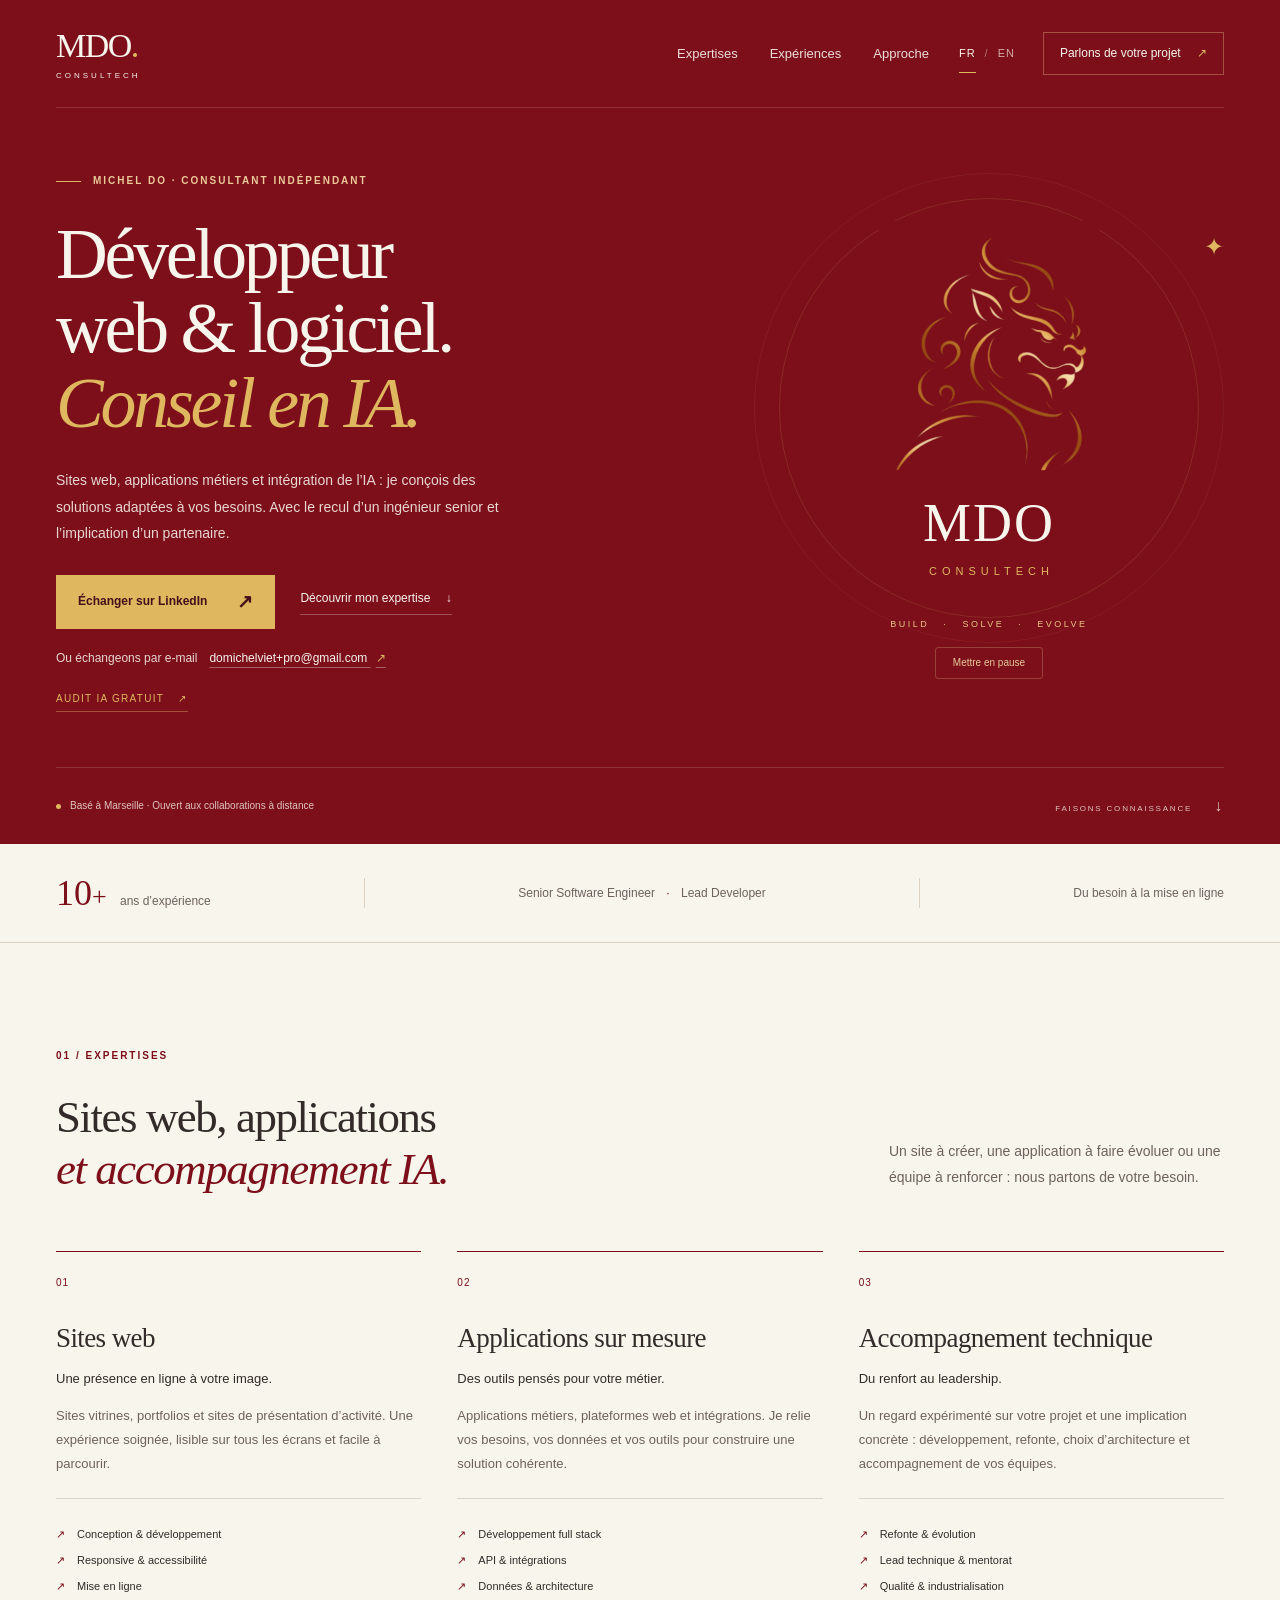
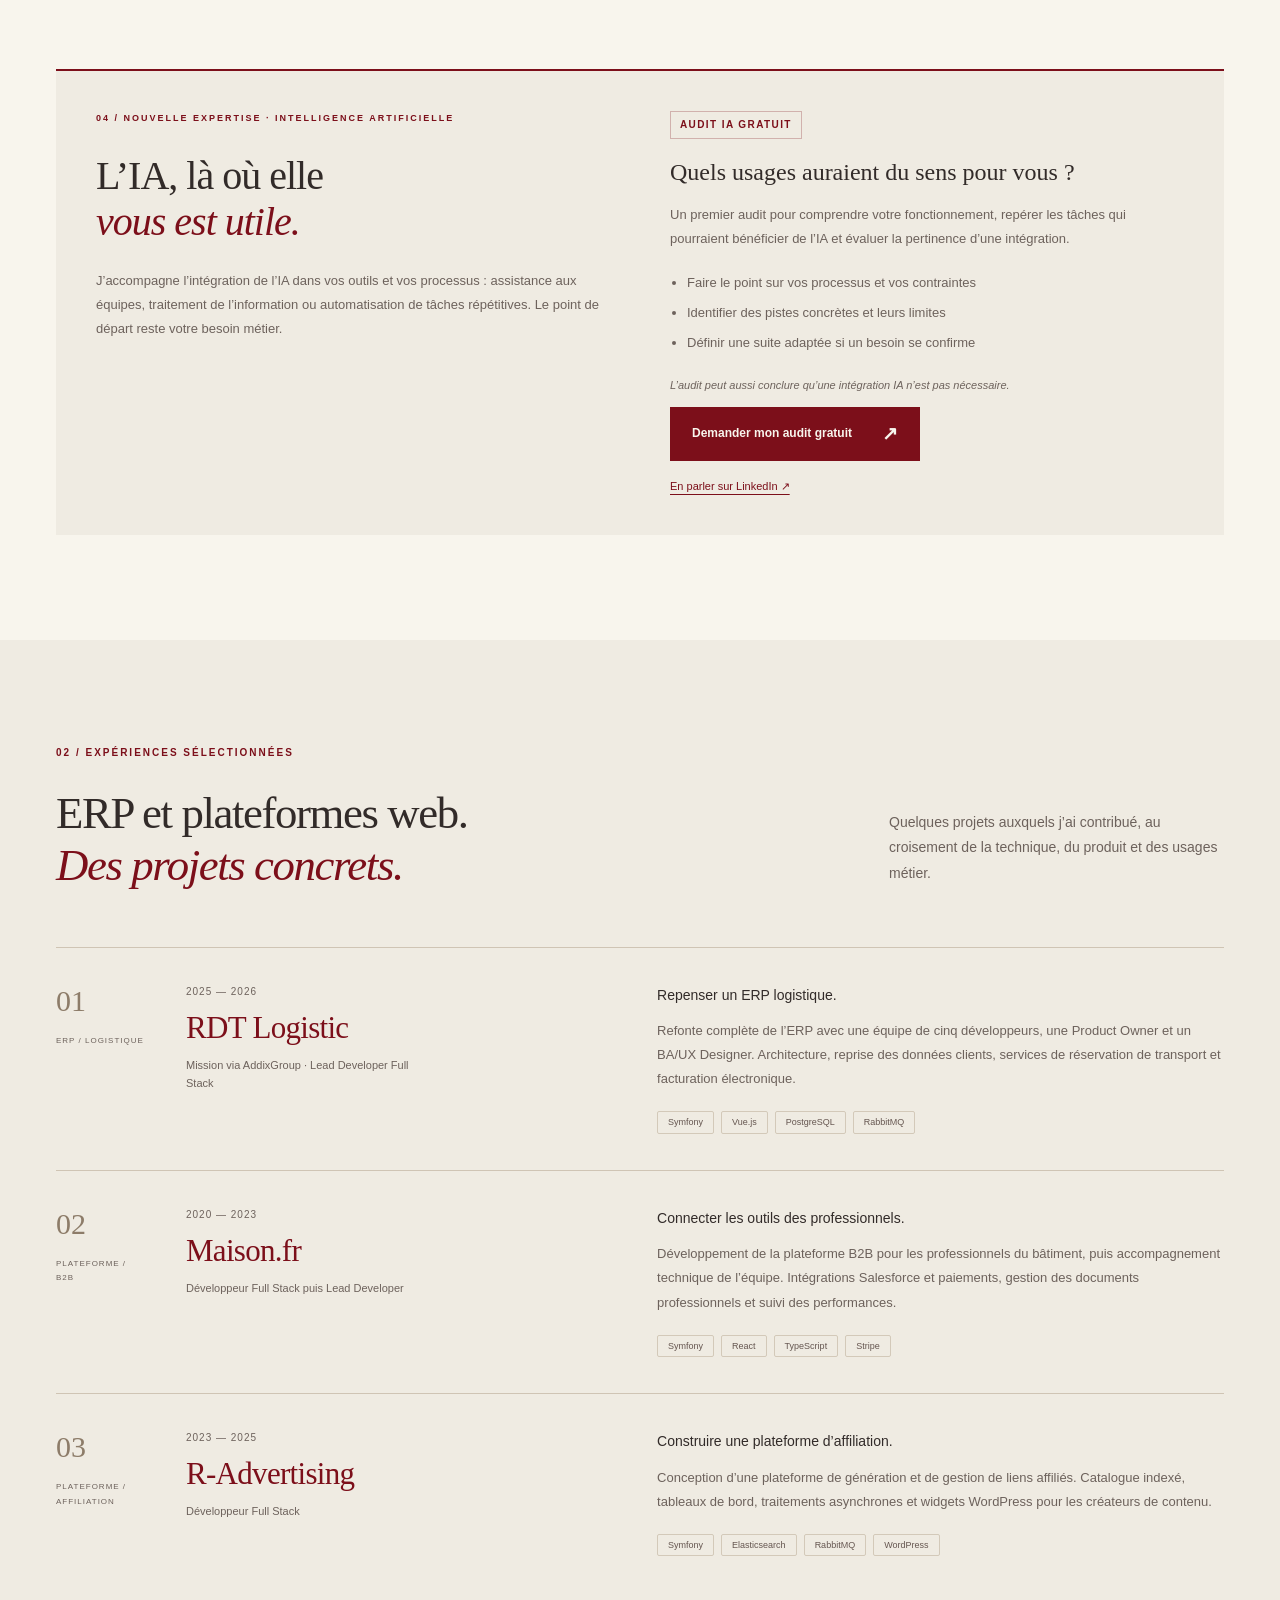
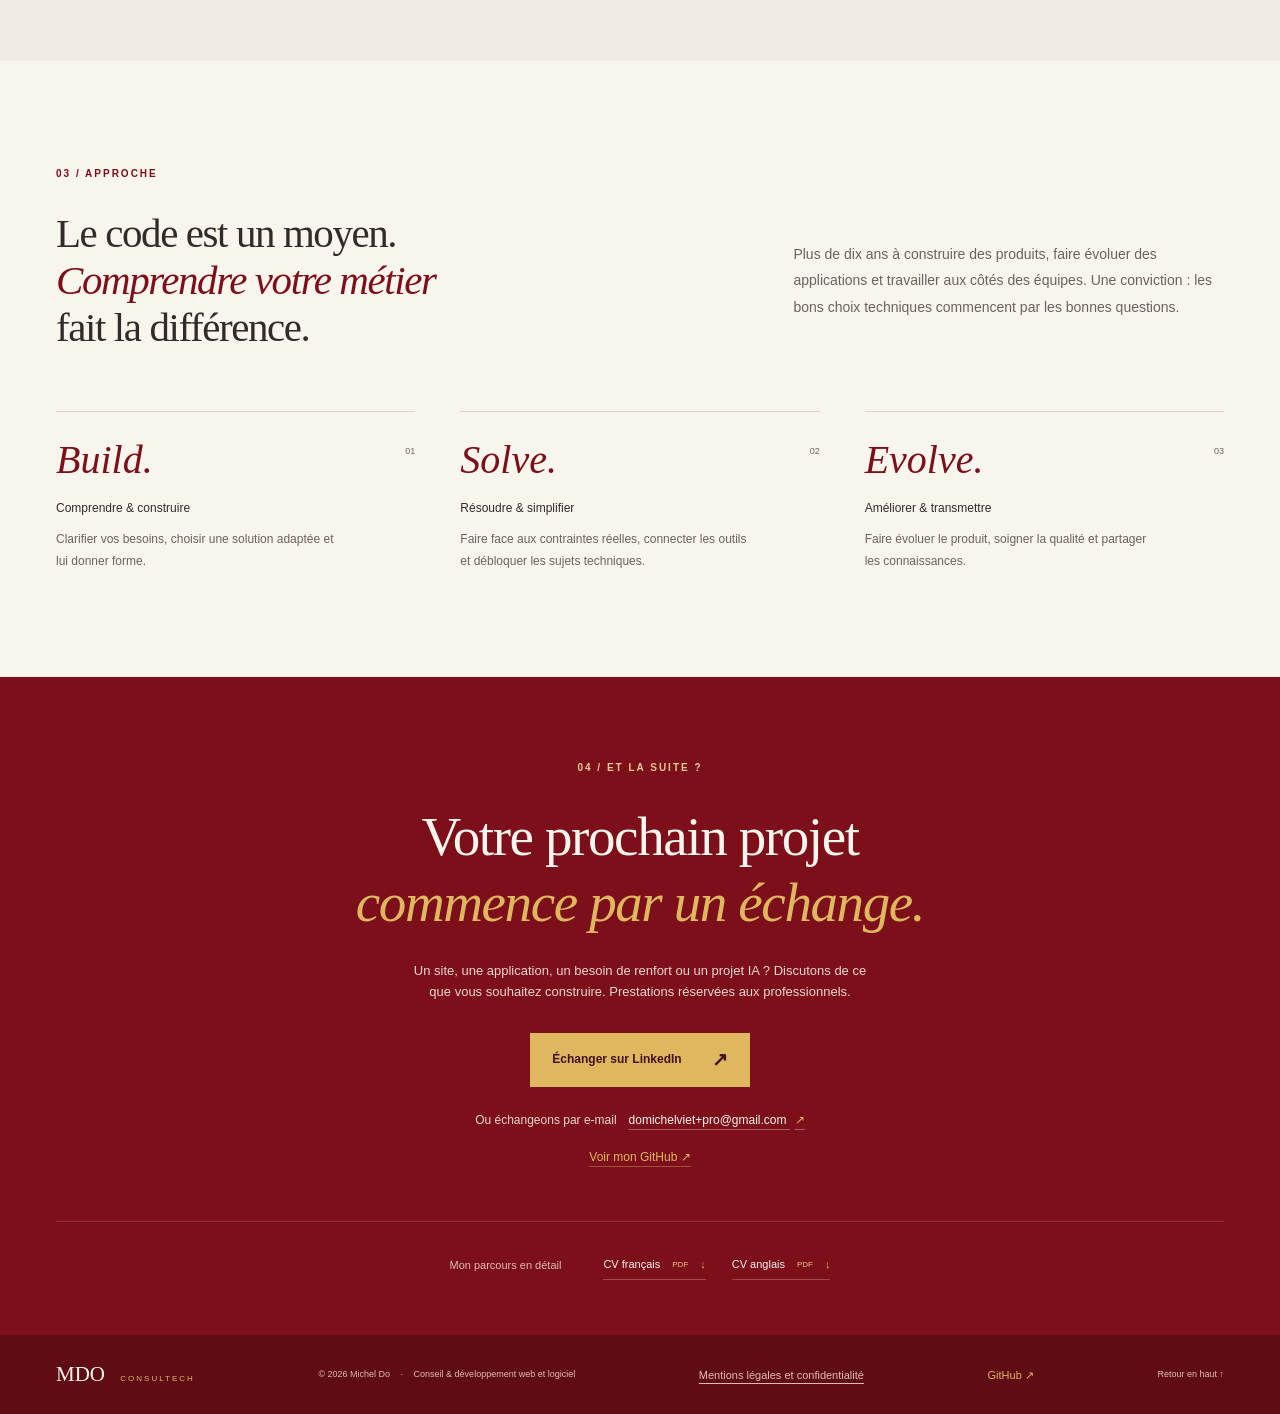
<file: index.html>
<!doctype html>
<html lang="fr">
<head>
  <meta charset="utf-8"><meta name="viewport" content="width=device-width, initial-scale=1">
  <title>Michel Do | Développeur freelance &amp; conseil IA à Marseille</title><meta name="description" content="Consultant indépendant à Marseille. Sites web, applications sur mesure et intégration IA. Audit IA gratuit pour identifier les usages adaptés à vos processus.">
  <meta name="theme-color" content="#7c0f1a">
  <link rel="canonical" href="https://milkshek.github.io/mdo-consultech/">
  <link rel="alternate" hreflang="fr" href="https://milkshek.github.io/mdo-consultech/">
  <link rel="alternate" hreflang="en" href="https://milkshek.github.io/mdo-consultech/en/">
  <link rel="alternate" hreflang="x-default" href="https://milkshek.github.io/mdo-consultech/">
  <meta property="og:type" content="website">
  <meta property="og:site_name" content="MDO Consultech">
  <meta property="og:title" content="Michel Do | Développeur freelance &amp; conseil IA à Marseille">
  <meta property="og:description" content="Consultant indépendant à Marseille. Sites web, applications sur mesure et intégration IA. Audit IA gratuit pour identifier les usages adaptés à vos processus.">
  <meta property="og:url" content="https://milkshek.github.io/mdo-consultech/">
  <meta property="og:locale" content="fr_FR">
  <meta property="og:locale:alternate" content="en_GB">
  <script type="application/ld+json">{"@context": "https://schema.org", "@graph": [{"@type": "WebSite", "@id": "https://milkshek.github.io/mdo-consultech/#website", "url": "https://milkshek.github.io/mdo-consultech/", "name": "MDO Consultech", "inLanguage": ["fr", "en"], "publisher": {"@id": "https://milkshek.github.io/mdo-consultech/#michel-do"}}, {"@type": "Person", "@id": "https://milkshek.github.io/mdo-consultech/#michel-do", "name": "Michel Do", "url": "https://milkshek.github.io/mdo-consultech/", "jobTitle": "Senior Software Engineer · Lead Developer", "description": "Sites web, applications métiers et intégration de l’IA : je conçois des solutions adaptées à vos besoins. Avec le recul d’un ingénieur senior et l’implication d’un partenaire.", "workLocation": {"@type": "Place", "name": "Marseille, France"}, "sameAs": ["https://www.linkedin.com/in/domichel/", "https://github.com/Milkshek"]}, {"@type": "WebPage", "@id": "https://milkshek.github.io/mdo-consultech/#webpage", "url": "https://milkshek.github.io/mdo-consultech/", "name": "Michel Do | Développeur freelance & conseil IA à Marseille", "description": "Consultant indépendant à Marseille. Sites web, applications sur mesure et intégration IA. Audit IA gratuit pour identifier les usages adaptés à vos processus.", "inLanguage": "fr", "isPartOf": {"@id": "https://milkshek.github.io/mdo-consultech/#website"}, "mainEntity": {"@id": "https://milkshek.github.io/mdo-consultech/#michel-do"}}]}</script>
  <link rel="icon" href="./assets/favicon.svg" type="image/svg+xml">
  <link rel="stylesheet" href="./assets/site.css?v=b5fc7f9809a7">
  <script src="./assets/logo.js?v=9108ab4f9dc3" defer></script>
</head>
<body>
<a class="skip" href="#main">Aller au contenu</a>
<div class="hero-shell" id="top">
  <header class="header wrap">
    <a href="#top" class="wordmark" aria-label="MDO Consultech"><span>MDO<span class="brand-dot">.</span></span><small>CONSULTECH</small></a>
    <nav class="main-nav" aria-label="Navigation principale"><a href="#services">Expertises</a><a href="#experience">Expériences</a><a href="#approach">Approche</a></nav>
    <div class="header-end"><nav class="languages" aria-label="Langue"><a href="./" lang="fr" hreflang="fr" aria-current="page">FR</a><span>/</span><a href="./en/" lang="en" hreflang="en" >EN</a></nav><a href="#contact" class="header-contact">Parlons de votre projet <span aria-hidden="true">↗</span></a></div>
  </header>
</div>
<main id="main">
<div class="hero-shell">
  <section class="hero wrap" aria-labelledby="hero-title">
    <div class="hero-copy"><p class="eyebrow"><span class="gold-dash"></span>MICHEL DO · CONSULTANT INDÉPENDANT</p><h1 id="hero-title">Développeur<br>web & logiciel.<br><em>Conseil en IA.</em></h1><p class="intro">Sites web, applications métiers et intégration de l’IA : je conçois des solutions adaptées à vos besoins. Avec le recul d’un ingénieur senior et l’implication d’un partenaire.</p><div class="hero-actions"><a class="button button-gold" href="https://www.linkedin.com/in/domichel/">Échanger sur LinkedIn <span aria-hidden="true">↗</span></a><a class="text-link" href="#services">Découvrir mon expertise <span aria-hidden="true">↓</span></a></div><p class="email-contact"><span>Ou échangeons par e-mail</span><a href="mailto:domichelviet+pro@gmail.com">domichelviet+pro@gmail.com <span aria-hidden="true">↗</span></a></p><a class="hero-audit" href="#ai">AUDIT IA GRATUIT <span aria-hidden="true">↗</span></a></div>
    <div class="hero-art"><div class="orbit orbit-one"></div><div class="orbit orbit-two"></div><span class="orbit-star" aria-hidden="true">✦</span><div class="logo-stage"><svg class="static-logo" viewBox="140 120 220 265" role="img" aria-label="Emblème MDO Consultech"><image href="./assets/logo.png" width="510" height="540"/></svg><canvas class="liquid-logo" width="440" height="530" aria-hidden="true" data-image="./assets/logo.png"></canvas></div><p class="art-name">MDO</p><p class="art-subtitle">CONSULTECH</p><p class="art-motto">BUILD <span>·</span> SOLVE <span>·</span> EVOLVE</p><button class="animation-toggle" type="button" hidden data-pause="Mettre en pause" data-play="Animer le logo" aria-label="Mettre en pause"><span aria-hidden="true">Mettre en pause</span></button></div>
    <div class="hero-bottom"><p><span class="location-dot"></span>Basé à Marseille · Ouvert aux collaborations à distance</p><a href="#services">FAISONS CONNAISSANCE <span aria-hidden="true">↓</span></a></div>
  </section>
</div>
<div class="proof-strip"><div class="wrap proof-content"><p><strong>10<span>+</span></strong> ans d’expérience</p><span class="proof-divider"></span><p>Senior Software Engineer <span class="proof-dot">·</span> Lead Developer</p><span class="proof-divider"></span><p>Du besoin à la mise en ligne</p></div></div>
<section class="section wrap" id="services" aria-labelledby="service-title"><div class="section-heading"><div><p class="eyebrow">01 / EXPERTISES</p><h2 id="service-title">Sites web, applications<br><em>et accompagnement IA.</em></h2></div><p class="section-intro">Un site à créer, une application à faire évoluer ou une équipe à renforcer : nous partons de votre besoin.</p></div><div class="services-grid"><article class="service"><span class="service-number">01</span><h3>Sites web</h3><p class="service-lead">Une présence en ligne à votre image.</p><p>Sites vitrines, portfolios et sites de présentation d’activité. Une expérience soignée, lisible sur tous les écrans et facile à parcourir.</p><ul><li>Conception & développement</li><li>Responsive & accessibilité</li><li>Mise en ligne</li></ul></article><article class="service"><span class="service-number">02</span><h3>Applications sur mesure</h3><p class="service-lead">Des outils pensés pour votre métier.</p><p>Applications métiers, plateformes web et intégrations. Je relie vos besoins, vos données et vos outils pour construire une solution cohérente.</p><ul><li>Développement full stack</li><li>API & intégrations</li><li>Données & architecture</li></ul></article><article class="service"><span class="service-number">03</span><h3>Accompagnement technique</h3><p class="service-lead">Du renfort au leadership.</p><p>Un regard expérimenté sur votre projet et une implication concrète : développement, refonte, choix d’architecture et accompagnement de vos équipes.</p><ul><li>Refonte & évolution</li><li>Lead technique & mentorat</li><li>Qualité & industrialisation</li></ul></article></div><section class="ai-offer" id="ai" aria-labelledby="ai-title"><div class="ai-intro"><p class="eyebrow">04 / NOUVELLE EXPERTISE · INTELLIGENCE ARTIFICIELLE</p><h3 id="ai-title">L’IA, là où elle<br><em>vous est utile.</em></h3><p>J’accompagne l’intégration de l’IA dans vos outils et vos processus : assistance aux équipes, traitement de l’information ou automatisation de tâches répétitives. Le point de départ reste votre besoin métier.</p></div><div class="audit"><p class="audit-badge">AUDIT IA GRATUIT</p><h4>Quels usages auraient du sens pour vous ?</h4><p>Un premier audit pour comprendre votre fonctionnement, repérer les tâches qui pourraient bénéficier de l’IA et évaluer la pertinence d’une intégration.</p><ul><li>Faire le point sur vos processus et vos contraintes</li><li>Identifier des pistes concrètes et leurs limites</li><li>Définir une suite adaptée si un besoin se confirme</li></ul><p class="audit-note">L’audit peut aussi conclure qu’une intégration IA n’est pas nécessaire.</p><a class="button button-wine" href="mailto:domichelviet+pro@gmail.com?subject=Demande%20d%E2%80%99audit%20IA%20gratuit">Demander mon audit gratuit <span aria-hidden="true">↗</span></a><a class="audit-linkedin" href="https://www.linkedin.com/in/domichel/">En parler sur LinkedIn ↗</a></div></section></section>
<section class="experience-section" id="experience" aria-labelledby="experience-title"><div class="wrap section"><div class="section-heading"><div><p class="eyebrow">02 / EXPÉRIENCES SÉLECTIONNÉES</p><h2 id="experience-title">ERP et plateformes web.<br><em>Des projets concrets.</em></h2></div><p class="section-intro">Quelques projets auxquels j’ai contribué, au croisement de la technique, du produit et des usages métier.</p></div><div class="projects"><article class="project"><div class="project-index"><span>01</span><p>ERP / LOGISTIQUE</p></div><div class="project-client"><p class="dates">2025 — 2026</p><h3>RDT Logistic</h3><p class="role">Mission via AddixGroup · Lead Developer Full Stack</p></div><div class="project-story"><h4>Repenser un ERP logistique.</h4><p>Refonte complète de l’ERP avec une équipe de cinq développeurs, une Product Owner et un BA/UX Designer. Architecture, reprise des données clients, services de réservation de transport et facturation électronique.</p><ul class="tags"><li>Symfony</li><li>Vue.js</li><li>PostgreSQL</li><li>RabbitMQ</li></ul></div></article><article class="project"><div class="project-index"><span>02</span><p>PLATEFORME / B2B</p></div><div class="project-client"><p class="dates">2020 — 2023</p><h3>Maison.fr</h3><p class="role">Développeur Full Stack puis Lead Developer</p></div><div class="project-story"><h4>Connecter les outils des professionnels.</h4><p>Développement de la plateforme B2B pour les professionnels du bâtiment, puis accompagnement technique de l’équipe. Intégrations Salesforce et paiements, gestion des documents professionnels et suivi des performances.</p><ul class="tags"><li>Symfony</li><li>React</li><li>TypeScript</li><li>Stripe</li></ul></div></article><article class="project"><div class="project-index"><span>03</span><p>PLATEFORME / AFFILIATION</p></div><div class="project-client"><p class="dates">2023 — 2025</p><h3>R-Advertising</h3><p class="role">Développeur Full Stack</p></div><div class="project-story"><h4>Construire une plateforme d’affiliation.</h4><p>Conception d’une plateforme de génération et de gestion de liens affiliés. Catalogue indexé, tableaux de bord, traitements asynchrones et widgets WordPress pour les créateurs de contenu.</p><ul class="tags"><li>Symfony</li><li>Elasticsearch</li><li>RabbitMQ</li><li>WordPress</li></ul></div></article></div></div></section>
<section class="section wrap approach" id="approach" aria-labelledby="approach-title"><p class="eyebrow">03 / APPROCHE</p><div class="approach-heading"><h2 id="approach-title">Le code est un moyen.<br><em>Comprendre votre métier</em><br>fait la différence.</h2><p>Plus de dix ans à construire des produits, faire évoluer des applications et travailler aux côtés des équipes. Une conviction : les bons choix techniques commencent par les bonnes questions.</p></div><div class="steps"><article><span class="step-index">01</span><h3>Build.</h3><h4>Comprendre & construire</h4><p>Clarifier vos besoins, choisir une solution adaptée et lui donner forme.</p></article><article><span class="step-index">02</span><h3>Solve.</h3><h4>Résoudre & simplifier</h4><p>Faire face aux contraintes réelles, connecter les outils et débloquer les sujets techniques.</p></article><article><span class="step-index">03</span><h3>Evolve.</h3><h4>Améliorer & transmettre</h4><p>Faire évoluer le produit, soigner la qualité et partager les connaissances.</p></article></div></section>
<section class="contact-section" id="contact" aria-labelledby="contact-title"><div class="wrap contact-inner"><p class="eyebrow">04 / ET LA SUITE ?</p><h2 id="contact-title">Votre prochain projet<br><em>commence par un échange.</em></h2><p class="contact-description">Un site, une application, un besoin de renfort ou un projet IA ? Discutons de ce que vous souhaitez construire. Prestations réservées aux professionnels.</p><a class="button button-gold" href="https://www.linkedin.com/in/domichel/">Échanger sur LinkedIn <span aria-hidden="true">↗</span></a><p class="email-contact"><span>Ou échangeons par e-mail</span><a href="mailto:domichelviet+pro@gmail.com">domichelviet+pro@gmail.com <span aria-hidden="true">↗</span></a></p><a class="github-contact" href="https://github.com/Milkshek">Voir mon GitHub <span aria-hidden="true">↗</span></a><div class="cv-row"><span>Mon parcours en détail</span><a href="./assets/cv/Michel-Do-CV-FR.pdf" download hreflang="fr">CV français <small>PDF</small><span aria-hidden="true">↓</span></a><a href="./assets/cv/Michel-Do-CV-EN.pdf" download hreflang="en">CV anglais <small>PDF</small><span aria-hidden="true">↓</span></a></div></div></section>
</main>
<footer class="footer"><div class="wrap footer-inner"><a href="#top" class="footer-brand">MDO <span>CONSULTECH</span></a><p>© 2026 Michel Do <span>·</span> Conseil & développement web et logiciel</p><a class="footer-legal" href="./mentions-legales.html">Mentions légales et confidentialité</a><a class="footer-github" href="https://github.com/Milkshek">GitHub <span aria-hidden="true">↗</span></a><a href="#top">Retour en haut ↑</a></div></footer>
</body></html>
</file>
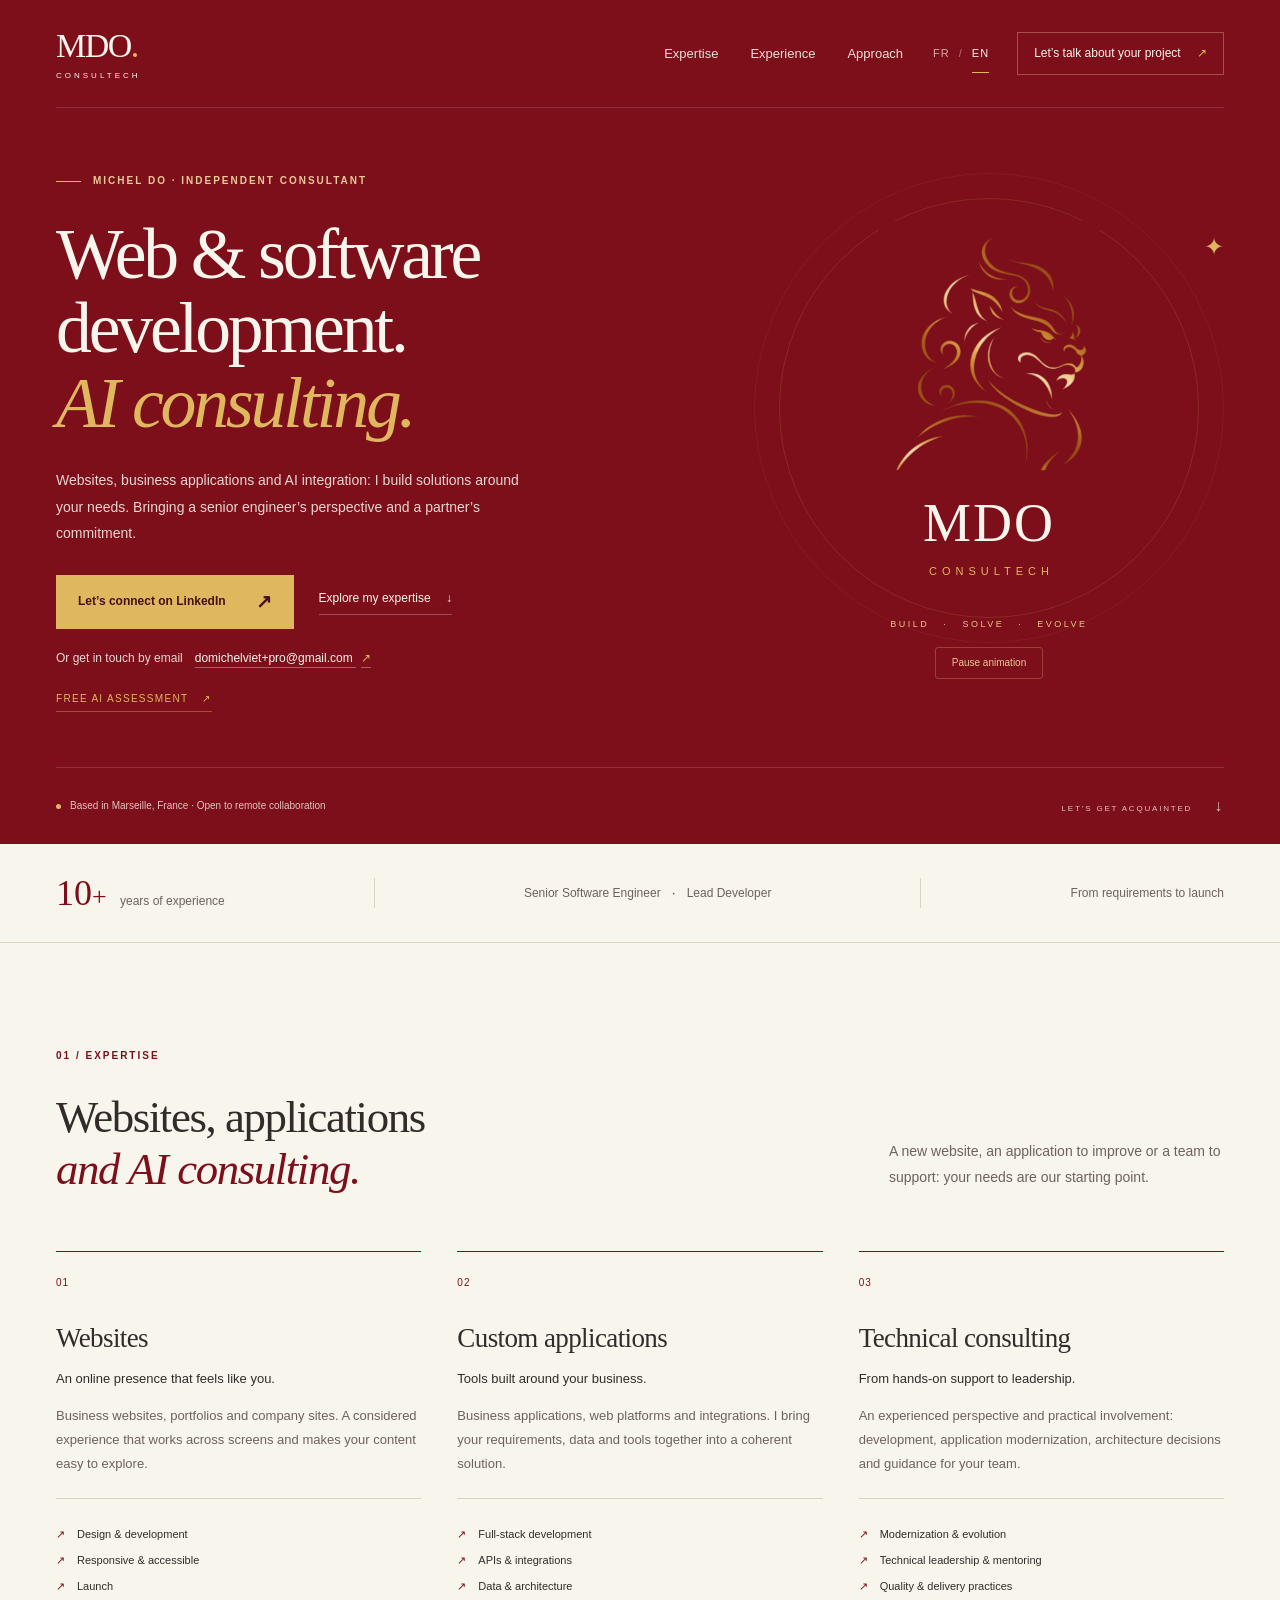
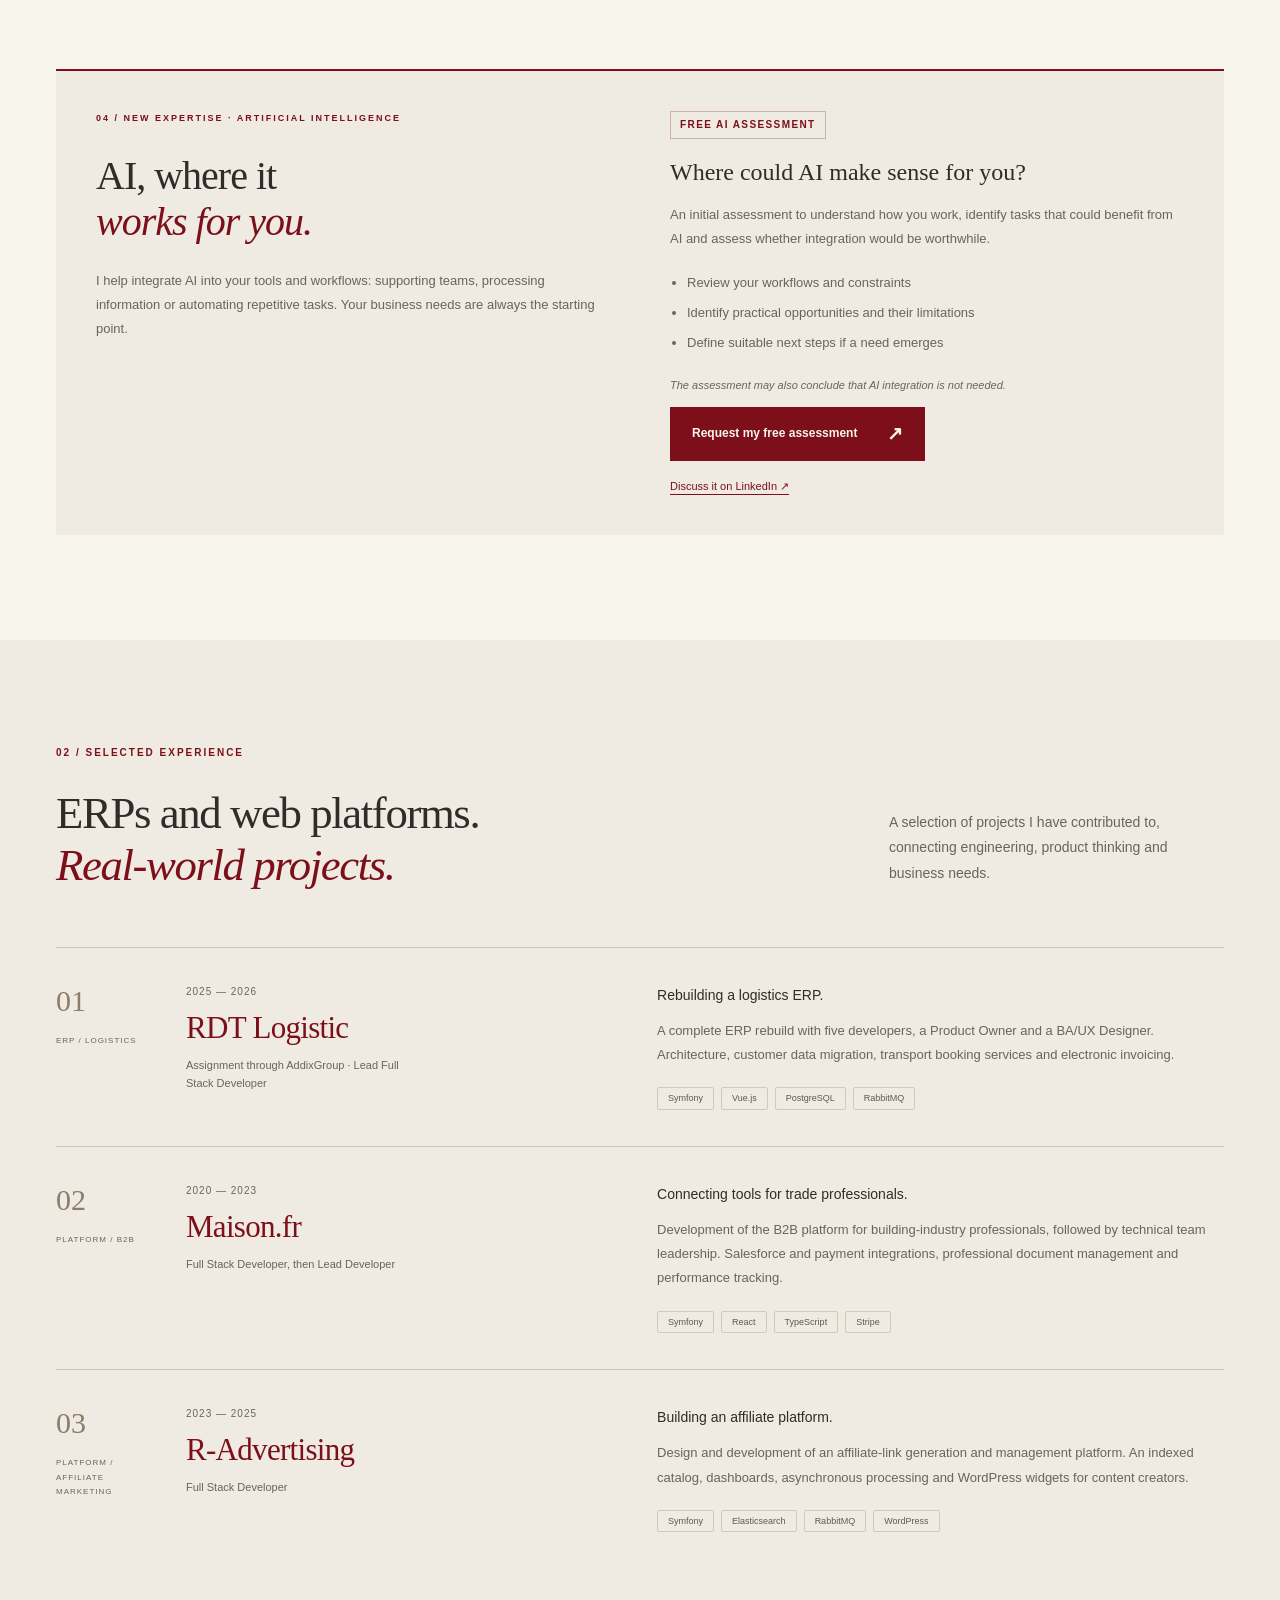
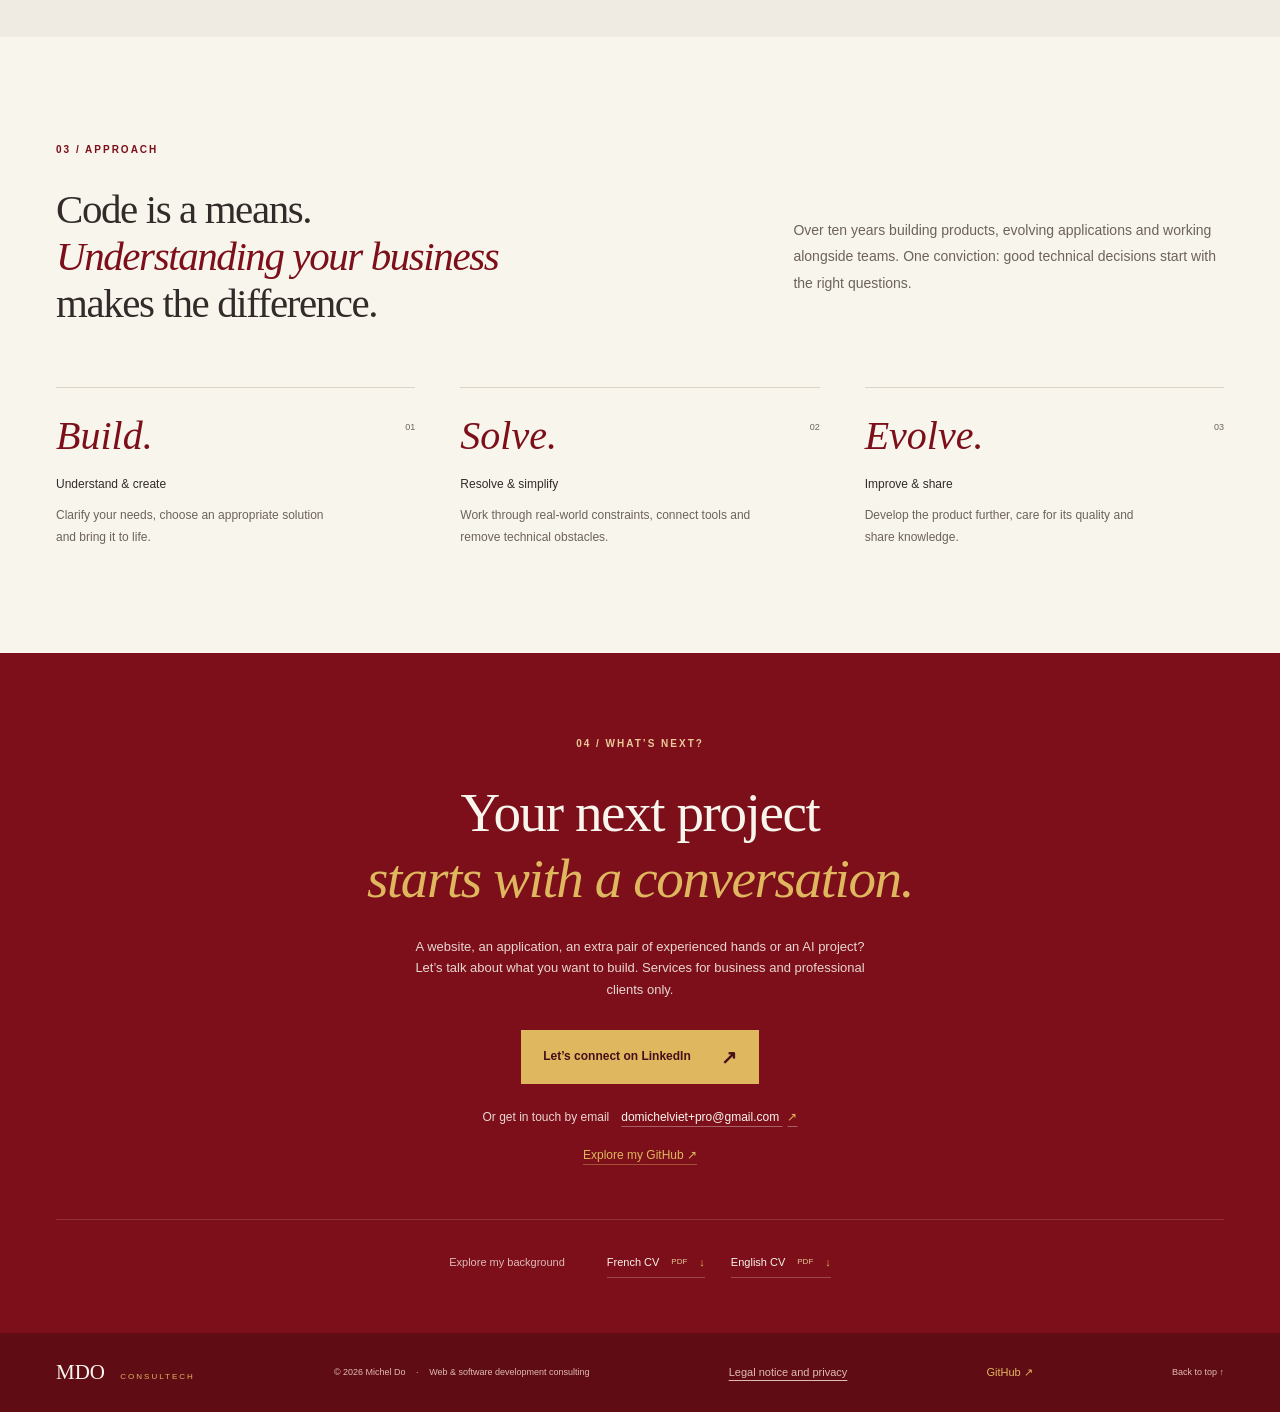
<file: en/index.html>
<!doctype html>
<html lang="en">
<head>
  <meta charset="utf-8"><meta name="viewport" content="width=device-width, initial-scale=1">
  <title>Michel Do | Freelance Web Developer &amp; AI Consultant, Marseille</title><meta name="description" content="Independent consultant in Marseille. Websites, custom applications and AI integration. Free AI assessment to identify relevant uses for your business processes.">
  <meta name="theme-color" content="#7c0f1a">
  <link rel="canonical" href="https://milkshek.github.io/mdo-consultech/en/">
  <link rel="alternate" hreflang="fr" href="https://milkshek.github.io/mdo-consultech/">
  <link rel="alternate" hreflang="en" href="https://milkshek.github.io/mdo-consultech/en/">
  <link rel="alternate" hreflang="x-default" href="https://milkshek.github.io/mdo-consultech/">
  <meta property="og:type" content="website">
  <meta property="og:site_name" content="MDO Consultech">
  <meta property="og:title" content="Michel Do | Freelance Web Developer &amp; AI Consultant, Marseille">
  <meta property="og:description" content="Independent consultant in Marseille. Websites, custom applications and AI integration. Free AI assessment to identify relevant uses for your business processes.">
  <meta property="og:url" content="https://milkshek.github.io/mdo-consultech/en/">
  <meta property="og:locale" content="en_GB">
  <meta property="og:locale:alternate" content="fr_FR">
  <script type="application/ld+json">{"@context": "https://schema.org", "@graph": [{"@type": "WebSite", "@id": "https://milkshek.github.io/mdo-consultech/#website", "url": "https://milkshek.github.io/mdo-consultech/", "name": "MDO Consultech", "inLanguage": ["fr", "en"], "publisher": {"@id": "https://milkshek.github.io/mdo-consultech/#michel-do"}}, {"@type": "Person", "@id": "https://milkshek.github.io/mdo-consultech/#michel-do", "name": "Michel Do", "url": "https://milkshek.github.io/mdo-consultech/", "jobTitle": "Senior Software Engineer · Lead Developer", "description": "Websites, business applications and AI integration: I build solutions around your needs. Bringing a senior engineer’s perspective and a partner’s commitment.", "workLocation": {"@type": "Place", "name": "Marseille, France"}, "sameAs": ["https://www.linkedin.com/in/domichel/", "https://github.com/Milkshek"]}, {"@type": "WebPage", "@id": "https://milkshek.github.io/mdo-consultech/en/#webpage", "url": "https://milkshek.github.io/mdo-consultech/en/", "name": "Michel Do | Freelance Web Developer & AI Consultant, Marseille", "description": "Independent consultant in Marseille. Websites, custom applications and AI integration. Free AI assessment to identify relevant uses for your business processes.", "inLanguage": "en", "isPartOf": {"@id": "https://milkshek.github.io/mdo-consultech/#website"}, "mainEntity": {"@id": "https://milkshek.github.io/mdo-consultech/#michel-do"}}]}</script>
  <link rel="icon" href="../assets/favicon.svg" type="image/svg+xml">
  <link rel="stylesheet" href="../assets/site.css?v=b5fc7f9809a7">
  <script src="../assets/logo.js?v=9108ab4f9dc3" defer></script>
</head>
<body>
<a class="skip" href="#main">Skip to content</a>
<div class="hero-shell" id="top">
  <header class="header wrap">
    <a href="#top" class="wordmark" aria-label="MDO Consultech"><span>MDO<span class="brand-dot">.</span></span><small>CONSULTECH</small></a>
    <nav class="main-nav" aria-label="Main navigation"><a href="#services">Expertise</a><a href="#experience">Experience</a><a href="#approach">Approach</a></nav>
    <div class="header-end"><nav class="languages" aria-label="Language"><a href="../" lang="fr" hreflang="fr" >FR</a><span>/</span><a href="./" lang="en" hreflang="en" aria-current="page">EN</a></nav><a href="#contact" class="header-contact">Let’s talk about your project <span aria-hidden="true">↗</span></a></div>
  </header>
</div>
<main id="main">
<div class="hero-shell">
  <section class="hero wrap" aria-labelledby="hero-title">
    <div class="hero-copy"><p class="eyebrow"><span class="gold-dash"></span>MICHEL DO · INDEPENDENT CONSULTANT</p><h1 id="hero-title">Web & software<br>development.<br><em>AI consulting.</em></h1><p class="intro">Websites, business applications and AI integration: I build solutions around your needs. Bringing a senior engineer’s perspective and a partner’s commitment.</p><div class="hero-actions"><a class="button button-gold" href="https://www.linkedin.com/in/domichel/">Let’s connect on LinkedIn <span aria-hidden="true">↗</span></a><a class="text-link" href="#services">Explore my expertise <span aria-hidden="true">↓</span></a></div><p class="email-contact"><span>Or get in touch by email</span><a href="mailto:domichelviet+pro@gmail.com">domichelviet+pro@gmail.com <span aria-hidden="true">↗</span></a></p><a class="hero-audit" href="#ai">FREE AI ASSESSMENT <span aria-hidden="true">↗</span></a></div>
    <div class="hero-art"><div class="orbit orbit-one"></div><div class="orbit orbit-two"></div><span class="orbit-star" aria-hidden="true">✦</span><div class="logo-stage"><svg class="static-logo" viewBox="140 120 220 265" role="img" aria-label="MDO Consultech emblem"><image href="../assets/logo.png" width="510" height="540"/></svg><canvas class="liquid-logo" width="440" height="530" aria-hidden="true" data-image="../assets/logo.png"></canvas></div><p class="art-name">MDO</p><p class="art-subtitle">CONSULTECH</p><p class="art-motto">BUILD <span>·</span> SOLVE <span>·</span> EVOLVE</p><button class="animation-toggle" type="button" hidden data-pause="Pause animation" data-play="Animate logo" aria-label="Pause animation"><span aria-hidden="true">Pause animation</span></button></div>
    <div class="hero-bottom"><p><span class="location-dot"></span>Based in Marseille, France · Open to remote collaboration</p><a href="#services">LET’S GET ACQUAINTED <span aria-hidden="true">↓</span></a></div>
  </section>
</div>
<div class="proof-strip"><div class="wrap proof-content"><p><strong>10<span>+</span></strong> years of experience</p><span class="proof-divider"></span><p>Senior Software Engineer <span class="proof-dot">·</span> Lead Developer</p><span class="proof-divider"></span><p>From requirements to launch</p></div></div>
<section class="section wrap" id="services" aria-labelledby="service-title"><div class="section-heading"><div><p class="eyebrow">01 / EXPERTISE</p><h2 id="service-title">Websites, applications<br><em>and AI consulting.</em></h2></div><p class="section-intro">A new website, an application to improve or a team to support: your needs are our starting point.</p></div><div class="services-grid"><article class="service"><span class="service-number">01</span><h3>Websites</h3><p class="service-lead">An online presence that feels like you.</p><p>Business websites, portfolios and company sites. A considered experience that works across screens and makes your content easy to explore.</p><ul><li>Design & development</li><li>Responsive & accessible</li><li>Launch</li></ul></article><article class="service"><span class="service-number">02</span><h3>Custom applications</h3><p class="service-lead">Tools built around your business.</p><p>Business applications, web platforms and integrations. I bring your requirements, data and tools together into a coherent solution.</p><ul><li>Full-stack development</li><li>APIs & integrations</li><li>Data & architecture</li></ul></article><article class="service"><span class="service-number">03</span><h3>Technical consulting</h3><p class="service-lead">From hands-on support to leadership.</p><p>An experienced perspective and practical involvement: development, application modernization, architecture decisions and guidance for your team.</p><ul><li>Modernization & evolution</li><li>Technical leadership & mentoring</li><li>Quality & delivery practices</li></ul></article></div><section class="ai-offer" id="ai" aria-labelledby="ai-title"><div class="ai-intro"><p class="eyebrow">04 / NEW EXPERTISE · ARTIFICIAL INTELLIGENCE</p><h3 id="ai-title">AI, where it<br><em>works for you.</em></h3><p>I help integrate AI into your tools and workflows: supporting teams, processing information or automating repetitive tasks. Your business needs are always the starting point.</p></div><div class="audit"><p class="audit-badge">FREE AI ASSESSMENT</p><h4>Where could AI make sense for you?</h4><p>An initial assessment to understand how you work, identify tasks that could benefit from AI and assess whether integration would be worthwhile.</p><ul><li>Review your workflows and constraints</li><li>Identify practical opportunities and their limitations</li><li>Define suitable next steps if a need emerges</li></ul><p class="audit-note">The assessment may also conclude that AI integration is not needed.</p><a class="button button-wine" href="mailto:domichelviet+pro@gmail.com?subject=Free%20AI%20assessment%20request">Request my free assessment <span aria-hidden="true">↗</span></a><a class="audit-linkedin" href="https://www.linkedin.com/in/domichel/">Discuss it on LinkedIn ↗</a></div></section></section>
<section class="experience-section" id="experience" aria-labelledby="experience-title"><div class="wrap section"><div class="section-heading"><div><p class="eyebrow">02 / SELECTED EXPERIENCE</p><h2 id="experience-title">ERPs and web platforms.<br><em>Real-world projects.</em></h2></div><p class="section-intro">A selection of projects I have contributed to, connecting engineering, product thinking and business needs.</p></div><div class="projects"><article class="project"><div class="project-index"><span>01</span><p>ERP / LOGISTICS</p></div><div class="project-client"><p class="dates">2025 — 2026</p><h3>RDT Logistic</h3><p class="role">Assignment through AddixGroup · Lead Full Stack Developer</p></div><div class="project-story"><h4>Rebuilding a logistics ERP.</h4><p>A complete ERP rebuild with five developers, a Product Owner and a BA/UX Designer. Architecture, customer data migration, transport booking services and electronic invoicing.</p><ul class="tags"><li>Symfony</li><li>Vue.js</li><li>PostgreSQL</li><li>RabbitMQ</li></ul></div></article><article class="project"><div class="project-index"><span>02</span><p>PLATFORM / B2B</p></div><div class="project-client"><p class="dates">2020 — 2023</p><h3>Maison.fr</h3><p class="role">Full Stack Developer, then Lead Developer</p></div><div class="project-story"><h4>Connecting tools for trade professionals.</h4><p>Development of the B2B platform for building-industry professionals, followed by technical team leadership. Salesforce and payment integrations, professional document management and performance tracking.</p><ul class="tags"><li>Symfony</li><li>React</li><li>TypeScript</li><li>Stripe</li></ul></div></article><article class="project"><div class="project-index"><span>03</span><p>PLATFORM / AFFILIATE MARKETING</p></div><div class="project-client"><p class="dates">2023 — 2025</p><h3>R-Advertising</h3><p class="role">Full Stack Developer</p></div><div class="project-story"><h4>Building an affiliate platform.</h4><p>Design and development of an affiliate-link generation and management platform. An indexed catalog, dashboards, asynchronous processing and WordPress widgets for content creators.</p><ul class="tags"><li>Symfony</li><li>Elasticsearch</li><li>RabbitMQ</li><li>WordPress</li></ul></div></article></div></div></section>
<section class="section wrap approach" id="approach" aria-labelledby="approach-title"><p class="eyebrow">03 / APPROACH</p><div class="approach-heading"><h2 id="approach-title">Code is a means.<br><em>Understanding your business</em><br>makes the difference.</h2><p>Over ten years building products, evolving applications and working alongside teams. One conviction: good technical decisions start with the right questions.</p></div><div class="steps"><article><span class="step-index">01</span><h3>Build.</h3><h4>Understand & create</h4><p>Clarify your needs, choose an appropriate solution and bring it to life.</p></article><article><span class="step-index">02</span><h3>Solve.</h3><h4>Resolve & simplify</h4><p>Work through real-world constraints, connect tools and remove technical obstacles.</p></article><article><span class="step-index">03</span><h3>Evolve.</h3><h4>Improve & share</h4><p>Develop the product further, care for its quality and share knowledge.</p></article></div></section>
<section class="contact-section" id="contact" aria-labelledby="contact-title"><div class="wrap contact-inner"><p class="eyebrow">04 / WHAT’S NEXT?</p><h2 id="contact-title">Your next project<br><em>starts with a conversation.</em></h2><p class="contact-description">A website, an application, an extra pair of experienced hands or an AI project? Let’s talk about what you want to build. Services for business and professional clients only.</p><a class="button button-gold" href="https://www.linkedin.com/in/domichel/">Let’s connect on LinkedIn <span aria-hidden="true">↗</span></a><p class="email-contact"><span>Or get in touch by email</span><a href="mailto:domichelviet+pro@gmail.com">domichelviet+pro@gmail.com <span aria-hidden="true">↗</span></a></p><a class="github-contact" href="https://github.com/Milkshek">Explore my GitHub <span aria-hidden="true">↗</span></a><div class="cv-row"><span>Explore my background</span><a href="../assets/cv/Michel-Do-CV-FR.pdf" download hreflang="fr">French CV <small>PDF</small><span aria-hidden="true">↓</span></a><a href="../assets/cv/Michel-Do-CV-EN.pdf" download hreflang="en">English CV <small>PDF</small><span aria-hidden="true">↓</span></a></div></div></section>
</main>
<footer class="footer"><div class="wrap footer-inner"><a href="#top" class="footer-brand">MDO <span>CONSULTECH</span></a><p>© 2026 Michel Do <span>·</span> Web & software development consulting</p><a class="footer-legal" href="./legal-notice.html">Legal notice and privacy</a><a class="footer-github" href="https://github.com/Milkshek">GitHub <span aria-hidden="true">↗</span></a><a href="#top">Back to top ↑</a></div></footer>
</body></html>
</file>
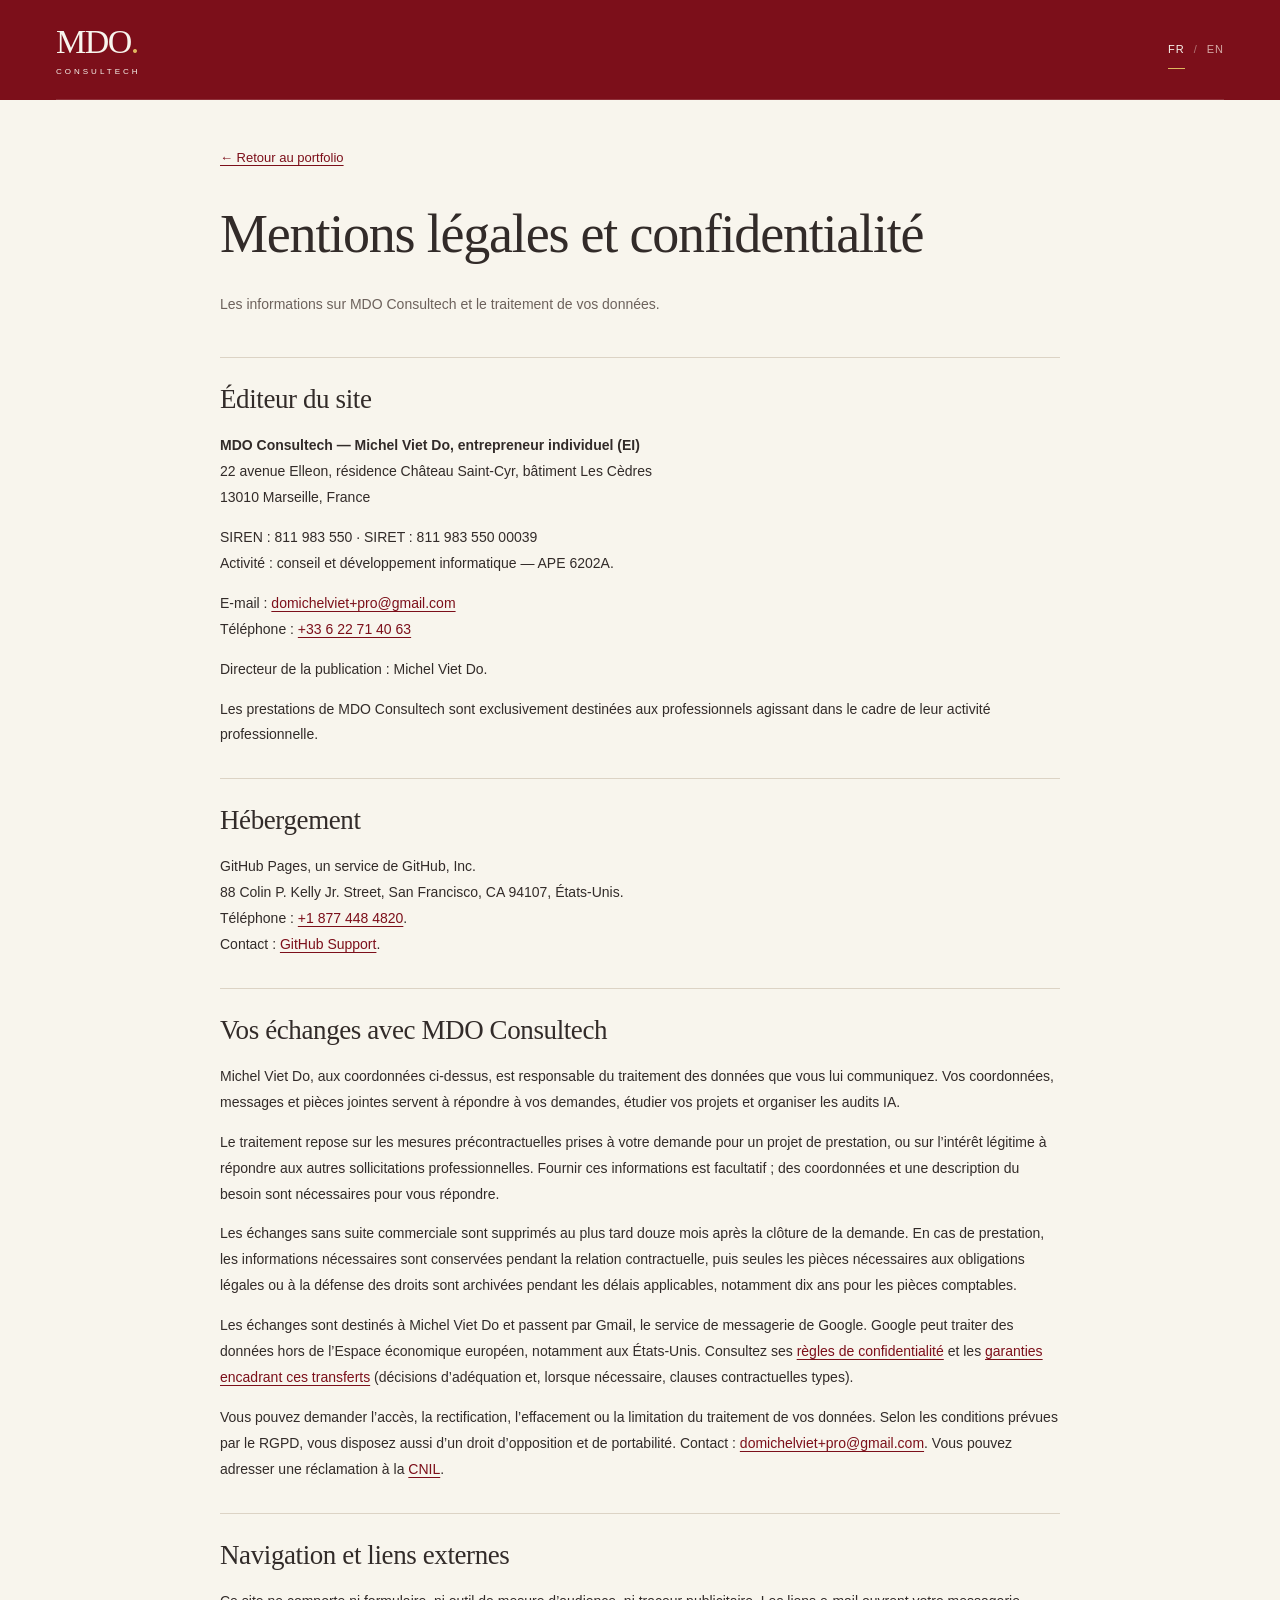
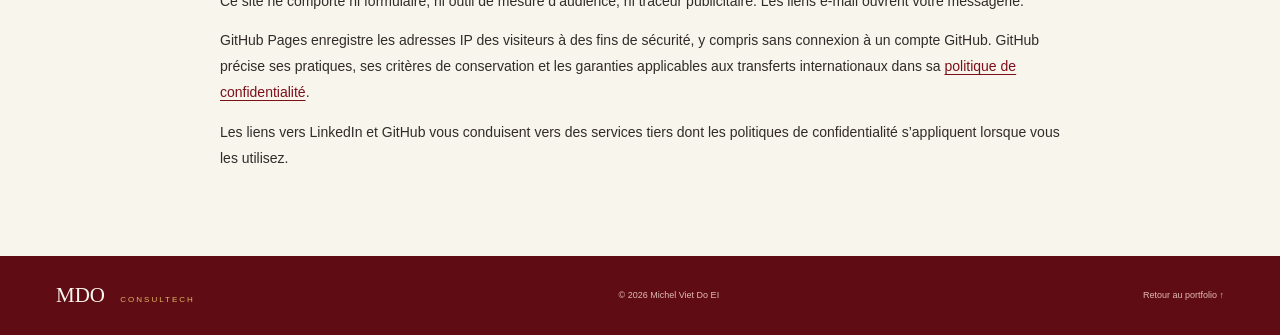
<file: mentions-legales.html>
<!doctype html>
<html lang="fr"><head><meta charset="utf-8"><meta name="viewport" content="width=device-width, initial-scale=1">
<title>Mentions légales et confidentialité | MDO Consultech</title><meta name="description" content="Les informations sur MDO Consultech et le traitement de vos données.">
<link rel="canonical" href="https://milkshek.github.io/mdo-consultech/mentions-legales.html">
<link rel="alternate" hreflang="fr" href="https://milkshek.github.io/mdo-consultech/mentions-legales.html"><link rel="alternate" hreflang="en" href="https://milkshek.github.io/mdo-consultech/en/legal-notice.html"><link rel="alternate" hreflang="x-default" href="https://milkshek.github.io/mdo-consultech/mentions-legales.html">
<link rel="icon" href="./assets/favicon.svg" type="image/svg+xml"><link rel="stylesheet" href="./assets/site.css?v=b5fc7f9809a7">
</head><body class="legal-page"><a class="skip" href="#main">Aller au contenu</a>
<div class="hero-shell"><header class="header wrap"><a class="wordmark" href="./" aria-label="MDO Consultech"><span>MDO<span class="brand-dot">.</span></span><small>CONSULTECH</small></a>
<nav class="languages" aria-label="Langue"><a href="./mentions-legales.html" lang="fr" hreflang="fr" aria-current="page">FR</a><span>/</span><a href="./en/legal-notice.html" lang="en" hreflang="en" >EN</a></nav></header></div>
<main class="wrap legal-content" id="main"><a class="legal-back" href="./">← Retour au portfolio</a><h1>Mentions légales et confidentialité</h1><p class="legal-intro">Les informations sur MDO Consultech et le traitement de vos données.</p><section><h2>Éditeur du site</h2><p><strong>MDO Consultech — Michel Viet Do, entrepreneur individuel (EI)</strong><br>
22 avenue Elleon, résidence Château Saint-Cyr, bâtiment Les Cèdres<br>13010 Marseille, France</p>
<p>SIREN : 811 983 550 · SIRET : 811 983 550 00039<br>Activité : conseil et développement informatique — APE 6202A.</p>
<p>E-mail : <a href="mailto:domichelviet+pro@gmail.com">domichelviet+pro@gmail.com</a><br>Téléphone : <a href="tel:+33622714063">+33 6 22 71 40 63</a></p>
<p>Directeur de la publication : Michel Viet Do.</p>
<p>Les prestations de MDO Consultech sont exclusivement destinées aux professionnels agissant dans le cadre de leur activité professionnelle.</p></section><section><h2>Hébergement</h2><p>GitHub Pages, un service de GitHub, Inc.<br>88 Colin P. Kelly Jr. Street, San Francisco, CA 94107, États-Unis.<br>Téléphone : <a href="tel:+18774484820">+1 877 448 4820</a>.<br>Contact : <a href="https://support.github.com/">GitHub Support</a>.</p></section><section><h2>Vos échanges avec MDO Consultech</h2><p>Michel Viet Do, aux coordonnées ci-dessus, est responsable du traitement des données que vous lui communiquez. Vos coordonnées, messages et pièces jointes servent à répondre à vos demandes, étudier vos projets et organiser les audits IA.</p>
<p>Le traitement repose sur les mesures précontractuelles prises à votre demande pour un projet de prestation, ou sur l’intérêt légitime à répondre aux autres sollicitations professionnelles. Fournir ces informations est facultatif ; des coordonnées et une description du besoin sont nécessaires pour vous répondre.</p>
<p>Les échanges sans suite commerciale sont supprimés au plus tard douze mois après la clôture de la demande. En cas de prestation, les informations nécessaires sont conservées pendant la relation contractuelle, puis seules les pièces nécessaires aux obligations légales ou à la défense des droits sont archivées pendant les délais applicables, notamment dix ans pour les pièces comptables.</p>
<p>Les échanges sont destinés à Michel Viet Do et passent par Gmail, le service de messagerie de Google. Google peut traiter des données hors de l’Espace économique européen, notamment aux États-Unis. Consultez ses <a href="https://policies.google.com/privacy?hl=fr">règles de confidentialité</a> et les <a href="https://policies.google.com/privacy/frameworks?hl=fr">garanties encadrant ces transferts</a> (décisions d’adéquation et, lorsque nécessaire, clauses contractuelles types).</p>
<p>Vous pouvez demander l’accès, la rectification, l’effacement ou la limitation du traitement de vos données. Selon les conditions prévues par le RGPD, vous disposez aussi d’un droit d’opposition et de portabilité. Contact : <a href="mailto:domichelviet+pro@gmail.com">domichelviet+pro@gmail.com</a>. Vous pouvez adresser une réclamation à la <a href="https://www.cnil.fr/fr/plaintes">CNIL</a>.</p></section><section><h2>Navigation et liens externes</h2><p>Ce site ne comporte ni formulaire, ni outil de mesure d’audience, ni traceur publicitaire. Les liens e-mail ouvrent votre messagerie.</p>
<p>GitHub Pages enregistre les adresses IP des visiteurs à des fins de sécurité, y compris sans connexion à un compte GitHub. GitHub précise ses pratiques, ses critères de conservation et les garanties applicables aux transferts internationaux dans sa <a href="https://docs.github.com/en/site-policy/privacy-policies/github-general-privacy-statement">politique de confidentialité</a>.</p>
<p>Les liens vers LinkedIn et GitHub vous conduisent vers des services tiers dont les politiques de confidentialité s’appliquent lorsque vous les utilisez.</p></section></main>
<footer class="footer"><div class="wrap footer-inner"><span class="footer-brand">MDO <span>CONSULTECH</span></span><p>© 2026 Michel Viet Do EI</p><a href="./">Retour au portfolio ↑</a></div></footer>
</body></html>
</file>
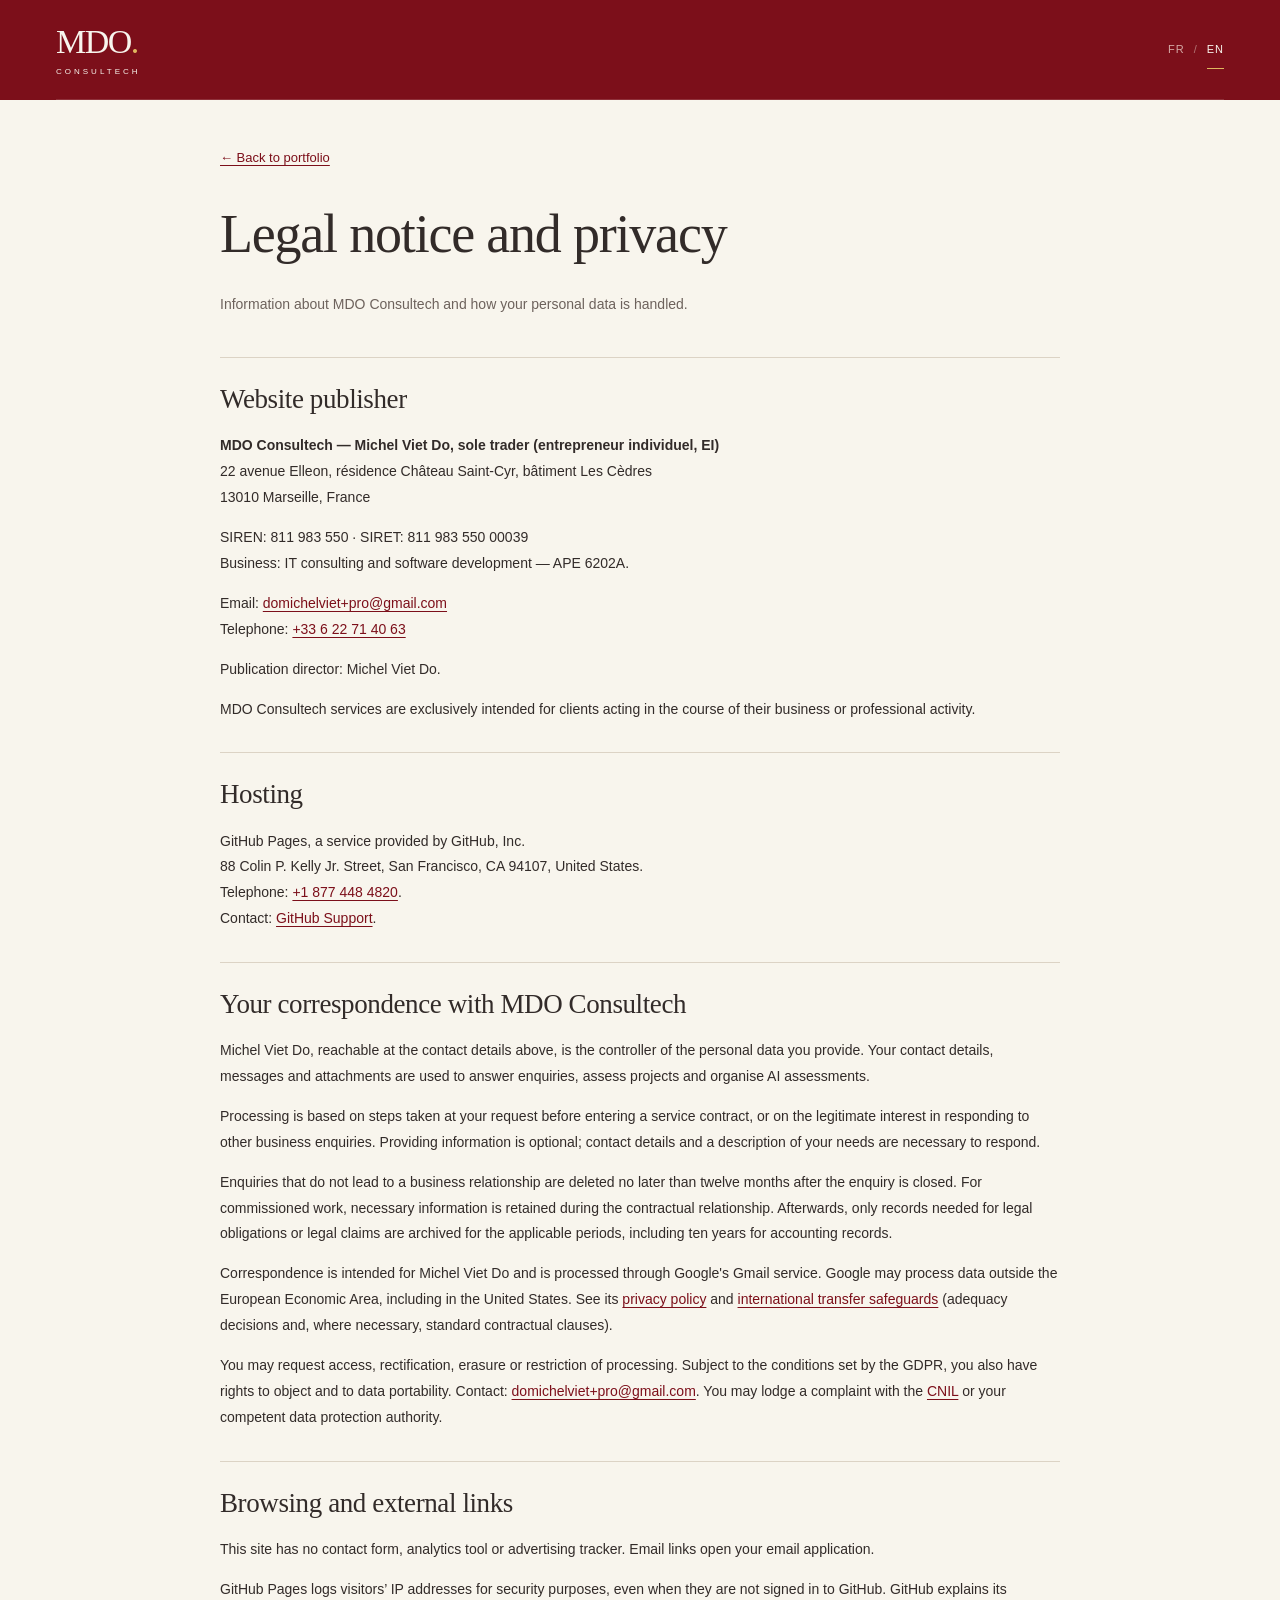
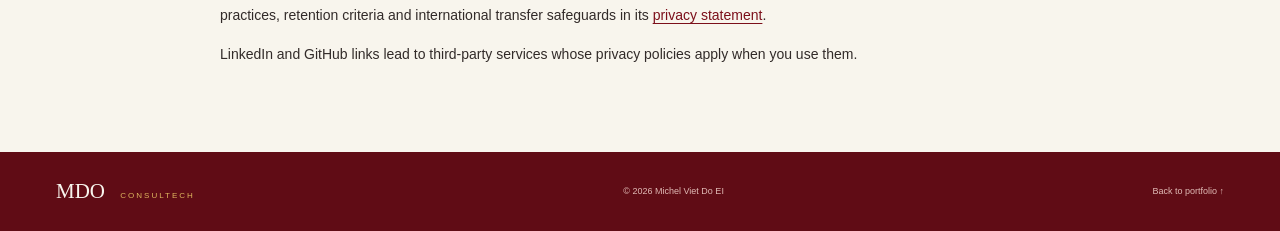
<file: en/legal-notice.html>
<!doctype html>
<html lang="en"><head><meta charset="utf-8"><meta name="viewport" content="width=device-width, initial-scale=1">
<title>Legal notice and privacy | MDO Consultech</title><meta name="description" content="Information about MDO Consultech and how your personal data is handled.">
<link rel="canonical" href="https://milkshek.github.io/mdo-consultech/en/legal-notice.html">
<link rel="alternate" hreflang="fr" href="https://milkshek.github.io/mdo-consultech/mentions-legales.html"><link rel="alternate" hreflang="en" href="https://milkshek.github.io/mdo-consultech/en/legal-notice.html"><link rel="alternate" hreflang="x-default" href="https://milkshek.github.io/mdo-consultech/mentions-legales.html">
<link rel="icon" href="../assets/favicon.svg" type="image/svg+xml"><link rel="stylesheet" href="../assets/site.css?v=b5fc7f9809a7">
</head><body class="legal-page"><a class="skip" href="#main">Skip to content</a>
<div class="hero-shell"><header class="header wrap"><a class="wordmark" href="./" aria-label="MDO Consultech"><span>MDO<span class="brand-dot">.</span></span><small>CONSULTECH</small></a>
<nav class="languages" aria-label="Language"><a href="../mentions-legales.html" lang="fr" hreflang="fr" >FR</a><span>/</span><a href="./legal-notice.html" lang="en" hreflang="en" aria-current="page">EN</a></nav></header></div>
<main class="wrap legal-content" id="main"><a class="legal-back" href="./">← Back to portfolio</a><h1>Legal notice and privacy</h1><p class="legal-intro">Information about MDO Consultech and how your personal data is handled.</p><section><h2>Website publisher</h2><p><strong>MDO Consultech — Michel Viet Do, sole trader (entrepreneur individuel, EI)</strong><br>
22 avenue Elleon, résidence Château Saint-Cyr, bâtiment Les Cèdres<br>13010 Marseille, France</p>
<p>SIREN: 811 983 550 · SIRET: 811 983 550 00039<br>Business: IT consulting and software development — APE 6202A.</p>
<p>Email: <a href="mailto:domichelviet+pro@gmail.com">domichelviet+pro@gmail.com</a><br>Telephone: <a href="tel:+33622714063">+33 6 22 71 40 63</a></p>
<p>Publication director: Michel Viet Do.</p>
<p>MDO Consultech services are exclusively intended for clients acting in the course of their business or professional activity.</p></section><section><h2>Hosting</h2><p>GitHub Pages, a service provided by GitHub, Inc.<br>88 Colin P. Kelly Jr. Street, San Francisco, CA 94107, United States.<br>Telephone: <a href="tel:+18774484820">+1 877 448 4820</a>.<br>Contact: <a href="https://support.github.com/">GitHub Support</a>.</p></section><section><h2>Your correspondence with MDO Consultech</h2><p>Michel Viet Do, reachable at the contact details above, is the controller of the personal data you provide. Your contact details, messages and attachments are used to answer enquiries, assess projects and organise AI assessments.</p>
<p>Processing is based on steps taken at your request before entering a service contract, or on the legitimate interest in responding to other business enquiries. Providing information is optional; contact details and a description of your needs are necessary to respond.</p>
<p>Enquiries that do not lead to a business relationship are deleted no later than twelve months after the enquiry is closed. For commissioned work, necessary information is retained during the contractual relationship. Afterwards, only records needed for legal obligations or legal claims are archived for the applicable periods, including ten years for accounting records.</p>
<p>Correspondence is intended for Michel Viet Do and is processed through Google's Gmail service. Google may process data outside the European Economic Area, including in the United States. See its <a href="https://policies.google.com/privacy?hl=en">privacy policy</a> and <a href="https://policies.google.com/privacy/frameworks?hl=en">international transfer safeguards</a> (adequacy decisions and, where necessary, standard contractual clauses).</p>
<p>You may request access, rectification, erasure or restriction of processing. Subject to the conditions set by the GDPR, you also have rights to object and to data portability. Contact: <a href="mailto:domichelviet+pro@gmail.com">domichelviet+pro@gmail.com</a>. You may lodge a complaint with the <a href="https://www.cnil.fr/en">CNIL</a> or your competent data protection authority.</p></section><section><h2>Browsing and external links</h2><p>This site has no contact form, analytics tool or advertising tracker. Email links open your email application.</p>
<p>GitHub Pages logs visitors’ IP addresses for security purposes, even when they are not signed in to GitHub. GitHub explains its practices, retention criteria and international transfer safeguards in its <a href="https://docs.github.com/en/site-policy/privacy-policies/github-general-privacy-statement">privacy statement</a>.</p>
<p>LinkedIn and GitHub links lead to third-party services whose privacy policies apply when you use them.</p></section></main>
<footer class="footer"><div class="wrap footer-inner"><span class="footer-brand">MDO <span>CONSULTECH</span></span><p>© 2026 Michel Viet Do EI</p><a href="./">Back to portfolio ↑</a></div></footer>
</body></html>
</file>
<file: assets/site.css>
@charset "UTF-8";
:root{--wine:#7c0f1a;--wine-dark:#600c15;--cream:#f8f5ed;--paper:#efebe2;--gold:#dfb75f;--ink:#322b29;--muted:#6d625c;--line:#dcd3c5;--serif:Georgia,'Times New Roman',serif;--sans:Arial,Helvetica,sans-serif}
*{box-sizing:border-box}html{scroll-behavior:smooth;scroll-padding-top:28px}body{margin:0;background:var(--cream);color:var(--ink);font-family:var(--sans);font-size:15px;line-height:1.65}a{color:inherit;text-decoration:none}button{font:inherit}button,a{-webkit-tap-highlight-color:transparent}a:focus-visible,button:focus-visible{outline:3px solid currentColor;outline-offset:6px}button{cursor:pointer}::selection{background:var(--gold);color:var(--wine)}.wrap{width:min(1240px,calc(100% - 112px));margin-inline:auto}.skip{position:fixed;top:12px;left:12px;padding:12px 24px;background:var(--cream);color:var(--wine);z-index:20;transform:translateY(-160%)}.skip:focus{transform:translateY(0)}.hero-shell{background:var(--wine);color:var(--cream)}.header{height:108px;display:flex;align-items:center;justify-content:space-between;gap:30px;border-bottom:1px solid #ffffff24}.wordmark{line-height:1;display:flex;flex-direction:column;gap:7px}.wordmark>span{font:34px var(--serif);letter-spacing:-1.5px}.brand-dot{color:var(--gold)}.wordmark small{font-size:8px;letter-spacing:3px}.main-nav{display:flex;gap:32px;margin-left:auto;font-size:13px}.main-nav a{color:#edddd8}.main-nav a:hover,.text-link:hover{color:var(--gold)}.header-end{display:flex;align-items:center;gap:28px}.languages{display:flex;gap:9px;font-size:11px;letter-spacing:1px;align-items:center}.languages a{padding-block:10px;color:#d5aaa6}.languages a[aria-current]{color:var(--cream);border-bottom:1px solid var(--gold)}.languages span{color:#b37576}.header-contact{font-size:12px;border:1px solid #e5b58566;padding:11px 16px}.header-contact span{margin-left:13px;color:var(--gold)}.header-contact:hover{background:#ffffff0b}.hero{display:grid;grid-template-columns:1.4fr 1fr;column-gap:40px;padding-top:65px;position:relative}.eyebrow{font-size:10px;font-weight:600;letter-spacing:2px;margin:0 0 27px;display:flex;align-items:center;gap:12px;color:var(--wine)}.hero .eyebrow,.contact-section .eyebrow{color:#ebc999}.gold-dash{width:25px;height:1px;background:var(--gold);display:inline-block}h1,h2,h3,h4,p{margin-top:0}h1,h2{font-family:var(--serif);font-weight:400}h1{font-size:clamp(58px,5.6vw,83px);line-height:1.045;letter-spacing:-3.2px;margin-bottom:26px}em{font-weight:400}h1 em{color:var(--gold)}.intro{max-width:475px;font-size:14px;line-height:1.9;color:#e9d6d1;margin-bottom:28px}.hero-actions{display:flex;gap:25px;align-items:center;flex-wrap:wrap}.button{display:inline-flex;align-items:center;justify-content:space-between;gap:30px;font-size:12px;font-weight:600;padding:17px 22px;transition:background .2s,transform .2s}.button-gold{background:var(--gold);color:#441019}.button-gold:hover{background:#edcc87;transform:translateY(-2px)}.button>span{font-size:19px;line-height:1}.text-link{font-size:12px;border-bottom:1px solid #ffffff45;padding-bottom:5px}.text-link span{margin-left:12px}.hero-art{position:relative;align-self:center;display:flex;align-items:center;flex-direction:column;padding:30px 0 62px;isolation:isolate}.logo-stage{position:relative;width:220px;aspect-ratio:220/265;background:var(--wine)}.static-logo{display:block;width:100%;height:100%}.liquid-logo{position:absolute;inset:0;width:100%;height:100%;opacity:0}.liquid-logo.is-ready{opacity:1}.art-name{font:54px/1 var(--serif);margin:10px 0 12px;letter-spacing:2px}.art-subtitle{font-size:11px;letter-spacing:5px;color:var(--gold);margin:0 0 37px;padding-left:5px}.art-motto{font-size:9px;letter-spacing:2.5px;margin:0;color:#e8c587}.art-motto span{margin:0 9px}.orbit{position:absolute;width:420px;height:420px;border:1px solid #d7b06629;border-radius:50%;z-index:-1;top:7px;left:50%;transform:translateX(-50%)}.orbit-two{width:470px;height:470px;top:-18px;border-color:#d7b06614}.orbit-star{position:absolute;right:0;top:36px;font-size:24px;color:var(--gold)}.animation-toggle{position:absolute;bottom:15px;background:transparent;color:#e6c999;border:1px solid #e6c99944;border-radius:50%;width:30px;height:30px;font-size:10px;line-height:1}.animation-toggle[hidden]{display:none}.hero-bottom{grid-column:1/-1;display:flex;align-items:center;justify-content:space-between;gap:20px;margin-top:55px;padding:25px 0;border-top:1px solid #ffffff24;color:#dec4be;font-size:10px}.hero-bottom p{margin:0;display:flex;align-items:center;gap:9px}.location-dot{width:5px;height:5px;background:var(--gold);border-radius:50%}.hero-bottom a{letter-spacing:1.8px;font-size:8px}.hero-bottom a span{margin-left:18px;font-size:16px}.proof-strip{border-bottom:1px solid var(--line)}.proof-content{min-height:98px;display:flex;align-items:center;justify-content:space-between;gap:20px}.proof-content p{margin:0;font-size:12px;color:var(--muted)}.proof-content strong{font-family:var(--serif);font-weight:400;font-size:36px;color:var(--wine);margin-right:10px}.proof-content strong span{font-size:26px}.proof-divider{height:30px;width:1px;background:var(--line)}.proof-dot{margin:0 8px;color:var(--wine)}.section{padding-top:105px;padding-bottom:105px}.section-heading{display:flex;align-items:flex-end;justify-content:space-between;gap:70px;margin-bottom:56px}h2{font-size:clamp(36px,3.5vw,50px);line-height:1.15;letter-spacing:-1.4px;margin:0}h2 em{color:var(--wine)}.section-intro{max-width:335px;color:var(--muted);font-size:14px;line-height:1.85;margin:0 0 4px}.services-grid{display:grid;grid-template-columns:repeat(3,1fr);gap:36px}.service{border-top:1px solid var(--wine);padding-top:23px}.service-number{display:block;color:var(--wine);font-size:10px;letter-spacing:1px;margin-bottom:30px}.service h3{font:27px/1.2 var(--serif);letter-spacing:-.6px;margin-bottom:13px}.service .service-lead{font-size:13px;color:var(--ink);margin-bottom:13px}.service>p{font-size:13px;color:var(--muted);line-height:1.85}.service ul{list-style:none;padding:18px 0 0;margin:22px 0 0;border-top:1px solid var(--line)}.service li{font-size:11px;margin:8px 0}.service li:before{content:'↗';color:var(--wine);margin-right:12px}.experience-section{background:var(--paper)}.project{display:grid;grid-template-columns:95px 1fr 1.3fr;gap:35px;border-top:1px solid #cfc4b4;padding:36px 0}.project:last-child{padding-bottom:0}.project-index>span{font:30px var(--serif);color:#8d7c69}.project-index p{font-size:8px;letter-spacing:1px;margin-top:15px;max-width:90px;line-height:1.8;color:var(--muted)}.dates{font-size:10px;color:var(--muted);margin-bottom:9px;letter-spacing:1px}.project-client h3{font:31px var(--serif);letter-spacing:-.7px;margin-bottom:10px;color:var(--wine)}.role{font-size:11px;color:var(--muted);max-width:230px}.project-story h4{font-size:14px;font-weight:500;margin-bottom:12px}.project-story>p{font-size:13px;line-height:1.85;color:var(--muted)}.tags{display:flex;flex-wrap:wrap;list-style:none;gap:7px;padding:0;margin:20px 0 0}.tags li{font-size:9px;padding:3px 10px;border:1px solid #d3c9b9;border-radius:2px;color:#655650}.approach-heading{display:grid;grid-template-columns:1.55fr 1fr;gap:70px;align-items:center}.approach-heading h2{font-size:clamp(32px,3.2vw,46px)}.approach-heading>p{font-size:14px;color:var(--muted);line-height:1.9;margin:0}.steps{display:grid;grid-template-columns:repeat(3,1fr);gap:45px;margin-top:60px}.steps article{border-top:1px solid var(--line);padding-top:24px;position:relative}.step-index{font-size:9px;color:var(--muted);position:absolute;right:0;top:32px}.steps h3{font:italic 40px var(--serif);color:var(--wine);margin-bottom:16px}.steps h4{font-size:12px;font-weight:500;margin-bottom:9px}.steps p{font-size:12px;color:var(--muted);line-height:1.85;max-width:290px;margin-bottom:0}.contact-section{background:var(--wine);color:var(--cream)}.contact-inner{text-align:center;padding-block:83px 55px}.contact-inner .eyebrow{justify-content:center}.contact-inner h2{font-size:clamp(36px,4.3vw,60px);line-height:1.2}.contact-inner h2 em{color:var(--gold)}.contact-description{font-size:13px;color:#e9d6d1;margin:24px auto 30px;max-width:470px}.cv-row{display:flex;justify-content:center;align-items:center;flex-wrap:wrap;gap:26px;border-top:1px solid #ffffff24;margin-top:52px;padding-top:27px;font-size:11px}.cv-row>span{color:#debbb6;margin-right:16px}.cv-row a{display:flex;gap:12px;align-items:center;border-bottom:1px solid #dbbca655;padding:6px 0}.cv-row a:hover{color:var(--gold)}.cv-row small{font-size:8px;color:#e6c999}.cv-row a>span{color:var(--gold)}.footer{background:var(--wine-dark);color:#e0bbb6}.footer-inner{display:flex;justify-content:space-between;align-items:center;gap:20px;padding-block:27px}.footer-brand{font:21px var(--serif);color:var(--cream)}.footer-brand span{font:8px var(--sans);letter-spacing:2px;margin-left:10px;color:var(--gold)}.footer p{font-size:9px;margin:0}.footer p span{margin:0 8px}.footer-inner>a:last-child{font-size:9px}
@media(min-width:1600px){.hero{padding-top:85px}.hero-bottom{margin-top:75px}}
@media(max-width:1100px){.wrap{width:calc(100% - 64px)}.main-nav{gap:20px}.header-contact{display:none}.hero{column-gap:20px}.orbit{width:330px;height:380px;top:25px}.orbit-two{width:370px;height:420px;top:5px}.orbit-star{right:15px}.logo-stage{width:200px}.hero-actions{gap:18px}.section-heading{gap:35px}.project{grid-template-columns:55px 1fr 1.3fr;gap:25px}.services-grid{gap:26px}.service h3{font-size:24px}.proof-content p{font-size:10px}.approach-heading{gap:40px}}
@media(max-width:760px){.wrap{width:calc(100% - 40px)}.header{height:88px;gap:18px}.wordmark>span{font-size:29px}.wordmark small{font-size:7px;letter-spacing:2.5px}.main-nav{display:none}.hero{grid-template-columns:1fr;padding-top:45px}.eyebrow{font-size:8px;letter-spacing:1.6px;margin-bottom:22px}h1{font-size:clamp(52px,11vw,78px);letter-spacing:-2.4px}.hero-copy{max-width:570px}.intro{font-size:13px;max-width:460px}.hero-actions{gap:20px}.button{font-size:11px;padding:16px 18px;gap:22px}.text-link{font-size:11px}.hero-art{margin-top:55px;padding-top:20px;padding-bottom:50px;min-height:390px}.logo-stage{width:185px}.art-name{font-size:43px;margin-top:9px}.art-subtitle{font-size:9px;letter-spacing:4px;margin-bottom:25px}.art-motto{font-size:8px}.orbit{width:310px;height:350px;top:5px}.orbit-two{width:345px;height:385px;top:-12px}.orbit-star{right:calc(50% - 155px);top:22px;font-size:19px}.hero-bottom{margin-top:30px;padding-block:20px}.hero-bottom p{font-size:9px;max-width:250px;line-height:1.7}.hero-bottom>a{font-size:0;letter-spacing:0}.hero-bottom>a span{font-size:20px}.proof-content{padding-block:22px;justify-content:flex-start;flex-wrap:wrap;gap:10px 22px}.proof-content p{font-size:10px}.proof-content strong{font-size:30px}.proof-content .proof-divider{display:none}.proof-content p:last-child{width:100%}.section{padding-block:65px}.section-heading{display:block;margin-bottom:35px}h2{font-size:37px;letter-spacing:-1px}.section-intro{font-size:13px;margin-top:23px;max-width:440px}.services-grid{grid-template-columns:1fr;gap:35px}.service{padding-top:18px}.service-number{margin-bottom:18px}.service h3{font-size:28px}.service>p{max-width:520px}.service ul{display:flex;gap:7px 16px;flex-wrap:wrap;padding-top:14px;margin-top:16px}.service li{margin:0;font-size:10px}.service li:before{margin-right:7px}.project{grid-template-columns:30px 1fr;gap:14px;padding-block:28px}.project-index>span{font-size:25px}.project-index p{display:none}.project-story{grid-column:2}.project-client h3{font-size:29px}.role{max-width:none;margin-bottom:3px}.project-story h4{margin-top:4px}.project-story>p{font-size:12px}.tags{margin-top:14px}.approach-heading{display:block}.approach-heading h2{font-size:33px}.approach-heading>p{font-size:13px;margin-top:26px}.steps{grid-template-columns:1fr;gap:30px;margin-top:35px}.steps article{padding-top:20px}.steps h3{font-size:35px}.steps p{max-width:440px}.contact-inner{padding-block:60px 35px}.contact-inner h2{font-size:36px}.contact-description{font-size:12px}.cv-row{gap:17px 28px;margin-top:38px}.cv-row>span{width:100%;margin:0}.footer-inner{flex-wrap:wrap;gap:18px}.footer p{order:3;width:100%;font-size:8px}.footer-brand{font-size:20px}}
/* Keep the decorative rings inside the available column at intermediate widths. */
.orbit{max-width:calc(100% + 20px)}
@media(max-width:760px){
  .header{height:auto;min-height:116px;flex-wrap:wrap;padding-top:17px;gap:12px 20px}
  .header-end{margin-left:auto}
  .main-nav{display:flex;order:3;width:100%;justify-content:space-between;border-top:1px solid #ffffff18;padding:10px 0 12px;font-size:11px}
}
@media(prefers-reduced-motion:reduce){html{scroll-behavior:auto}*,*:before,*:after{transition:none!important;animation:none!important}.liquid-logo{display:none}}

.email-contact{display:flex;flex-wrap:wrap;align-items:baseline;gap:3px 12px;margin:20px 0 0;font-size:12px;color:#e9d6d1}
.email-contact a{color:var(--cream);text-decoration:underline;text-decoration-color:#ffffff55;text-underline-offset:5px;overflow-wrap:anywhere}
.email-contact a:hover{color:var(--gold)}
.email-contact a span{color:var(--gold);margin-left:5px}
.contact-inner .email-contact{justify-content:center;margin-top:24px}
@media(max-width:760px){.email-contact{font-size:11px}.email-contact>span{width:100%}}

.animation-toggle{width:auto;min-width:108px;height:32px;border-radius:3px;padding:0 12px;font-size:10px}
.animation-toggle:hover{background:#ffffff0b;color:var(--cream)}
.hero-audit{display:inline-flex;gap:14px;align-items:center;margin-top:22px;color:var(--gold);font-size:10px;letter-spacing:1.3px;border-bottom:1px solid #dfb75f66;padding-bottom:4px}
.hero-audit:hover{color:var(--cream)}
.ai-offer{display:grid;grid-template-columns:1fr 1fr;gap:60px;margin-top:65px;padding:40px;background:var(--paper);border-top:2px solid var(--wine)}
.ai-intro h3{font:40px/1.15 var(--serif);letter-spacing:-1px;margin:0 0 24px}
.ai-intro h3 em{color:var(--wine)}
.ai-intro>p:last-child,.audit>p,.audit li{font-size:13px;line-height:1.85;color:var(--muted)}
.ai-offer .eyebrow{font-size:9px;line-height:1.7}
.audit .audit-badge{display:inline-block;color:var(--wine);font-size:10px;font-weight:600;letter-spacing:1.4px;border:1px solid #7c0f1a44;padding:4px 9px;margin-bottom:18px}
.audit h4{font:24px/1.3 var(--serif);margin-bottom:15px}
.audit ul{padding-left:17px;margin:20px 0}
.audit li{margin-bottom:6px}
.audit .audit-note{font-size:11px;font-style:italic}
.button-wine{background:var(--wine);color:var(--cream)}
.button-wine:hover{background:var(--wine-dark)}
.audit-linkedin{display:block;width:fit-content;font-size:11px;color:var(--wine);margin-top:16px;text-decoration:underline;text-underline-offset:4px}
@media(max-width:900px){.ai-offer{gap:30px;padding:28px}.ai-intro h3{font-size:34px}}
@media(max-width:760px){.ai-offer{grid-template-columns:1fr;gap:25px;margin-top:38px;padding:25px 20px}.ai-intro>p:last-child{margin-bottom:0}.audit{border-top:1px solid var(--line);padding-top:25px}.ai-offer .button{gap:16px;font-size:10px}.hero-audit{font-size:9px}}

.github-contact{display:inline-block;margin-top:18px;color:var(--gold);font-size:12px;text-decoration:underline;text-underline-offset:5px;text-decoration-color:#dfb75f66}
.github-contact:hover{color:var(--cream)}
.footer-github{font-size:11px;color:var(--gold)}
.footer-github:hover{text-decoration:underline;text-underline-offset:4px}
@media(max-width:400px){h1{font-size:42px;letter-spacing:-1.8px}.orbit-star{right:10px}}

/* Legal pages share the portfolio palette and system fonts. */
.footer-inner{flex-wrap:wrap;gap:18px 24px}.footer-legal{font-size:11px;text-decoration:underline;text-underline-offset:4px}
.legal-content{max-width:840px;padding-block:45px 70px;overflow-wrap:anywhere}
.legal-back{display:inline-block;color:var(--wine);margin-bottom:35px;font-size:13px}
.legal-content h1{font-size:clamp(34px,5vw,54px);line-height:1.15;letter-spacing:-1.2px}
.legal-intro{color:var(--muted);margin-bottom:40px}
.legal-content section{border-top:1px solid var(--line);padding-top:26px;margin-top:30px}
.legal-content h2{font-size:27px;letter-spacing:-.4px;margin-bottom:18px}
.legal-content p{font-size:14px;line-height:1.85}.legal-content a{text-decoration:underline;text-underline-offset:3px;color:var(--wine)}
.legal-page .header{height:100px;min-height:0;flex-wrap:nowrap;padding-top:0}
</file>
